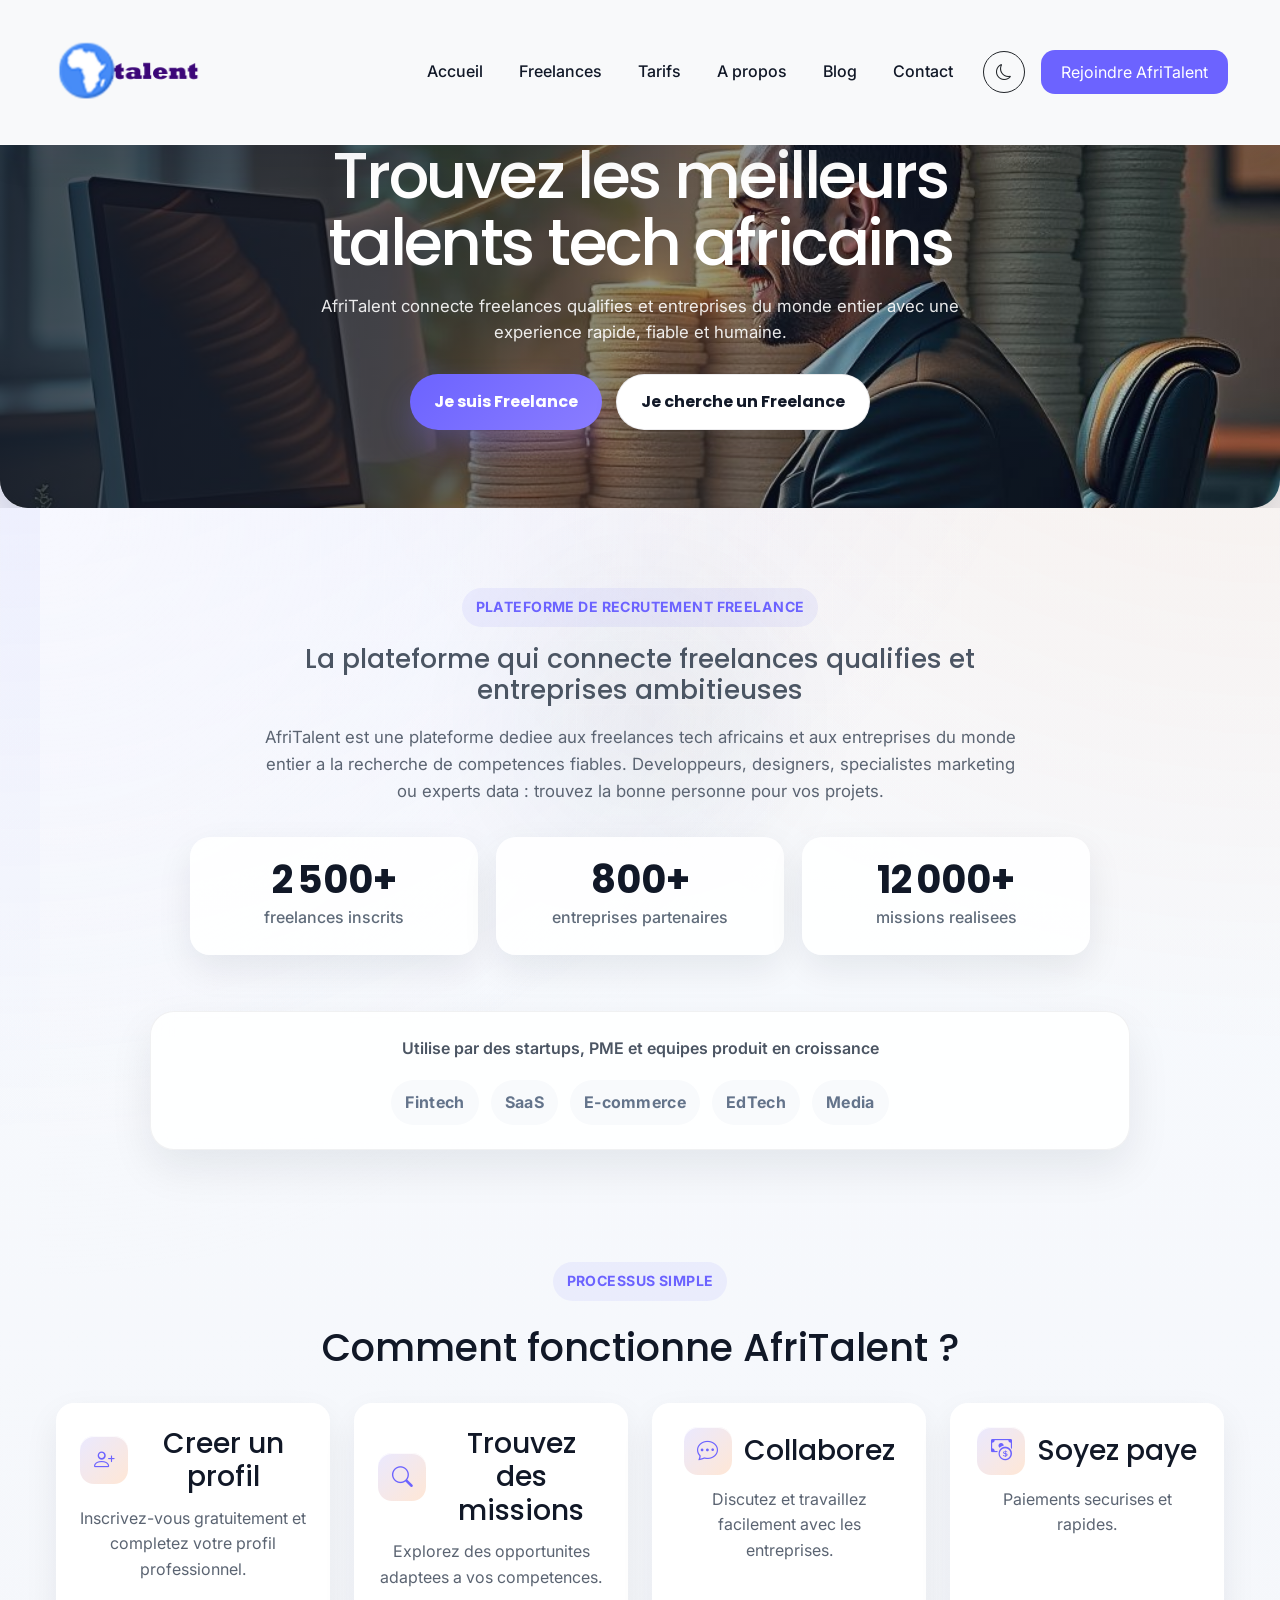
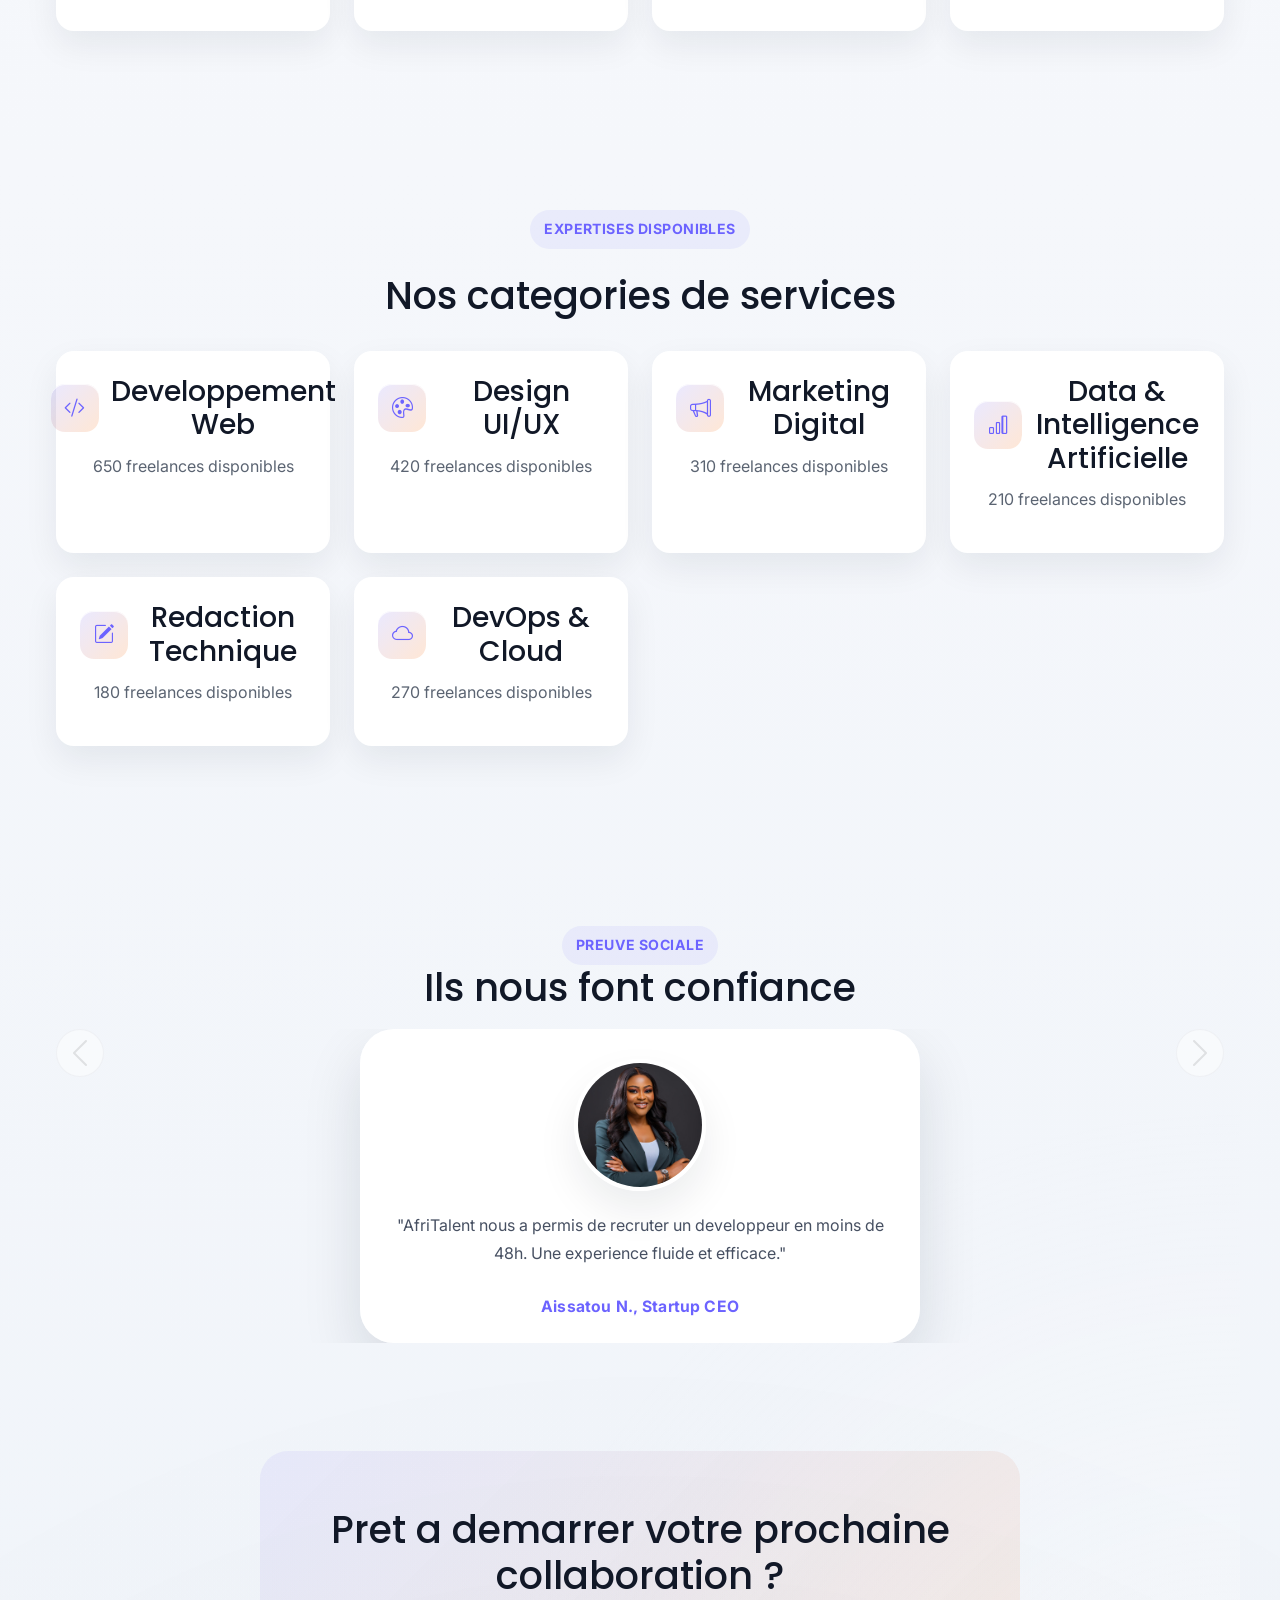
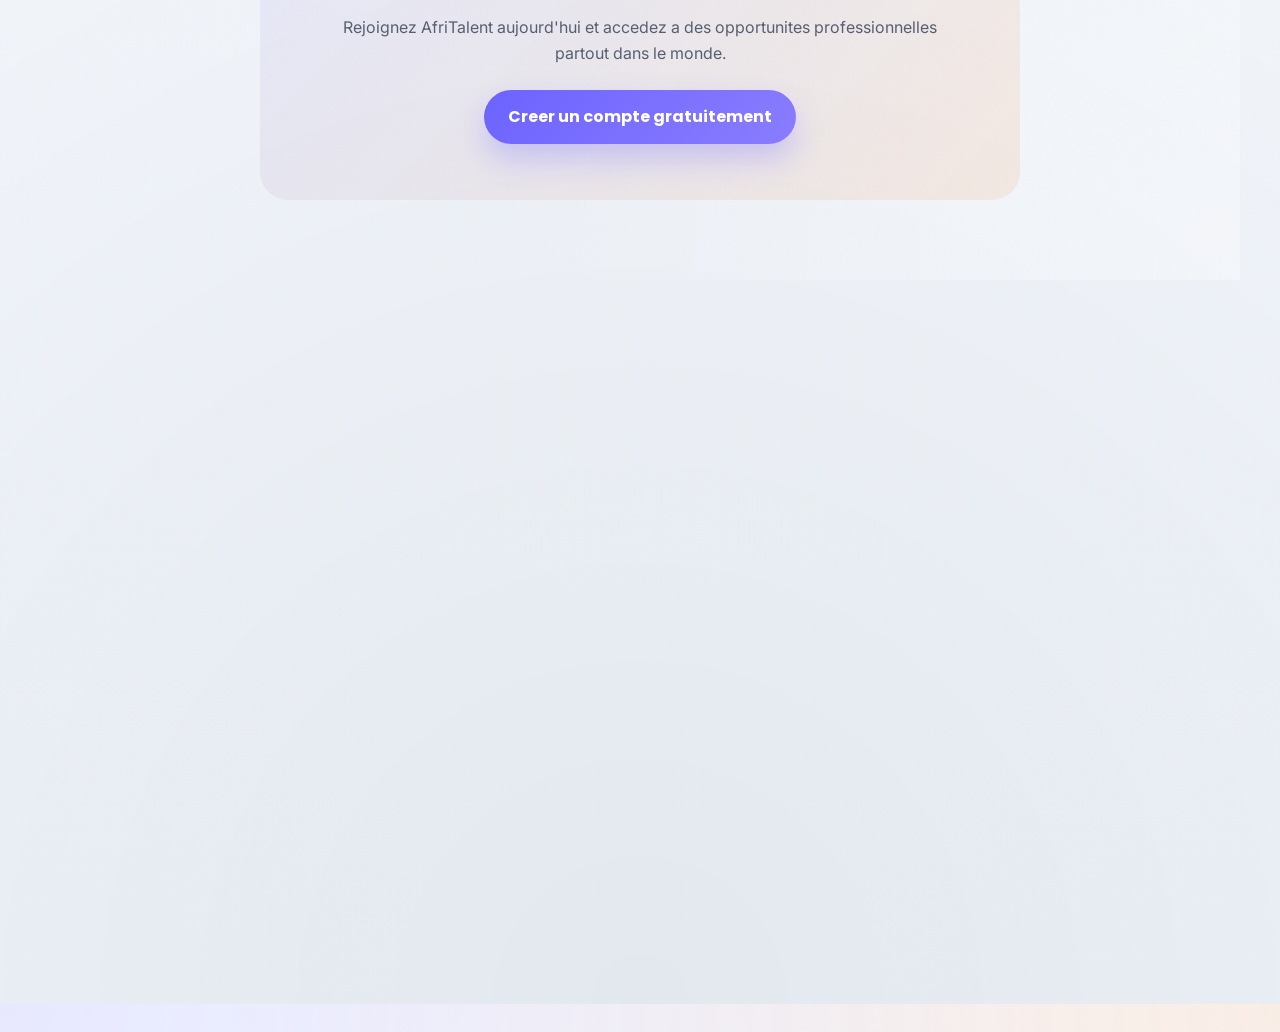
<file: index.html>
<!DOCTYPE html>
<html lang="fr">
<head>
    <!-- Configuration de base du document -->
    <meta charset="UTF-8">
    <meta name="viewport" content="width=device-width, initial-scale=1.0">

    <!-- Feuilles de style externes et personnalisees -->
    <link href="https://cdn.jsdelivr.net/npm/bootstrap@5.0.2/dist/css/bootstrap.min.css" rel="stylesheet" integrity="sha384-EVSTQN3/azprG1Anm3QDgpJLIm9Nao0Yz1ztcQTwFspd3yD65VohhpuuCOmLASjC" crossorigin="anonymous">
    <link href="https://cdn.jsdelivr.net/npm/bootstrap-icons@1.11.3/font/bootstrap-icons.css" rel="stylesheet">
    <link rel="stylesheet" href="css/style.css">

    <title>Accueil - AfriTalent</title>
</head>
<body>
 <!-- En-tete principal avec navigation et hero visuel -->
 <header class="entete-hero">
  <nav class="navbar navbar-expand-lg navbar-light bg-body-tertiary">
    <div class="container">
      <!-- Logo cliquable qui redirige vers la page d'accueil -->
      <a class="navbar-brand" href="index.html">
        <img src="images/logoafritalent2.png" alt="Logo AfriTalent" width="150">
      </a>

      <!-- Bouton menu visible surtout sur mobile -->
      <button class="navbar-toggler" type="button" data-bs-toggle="collapse" data-bs-target="#navbarNav" aria-label="Ouvrir le menu de navigation">
        <span class="navbar-toggler-icon"></span>
      </button>

      <!-- Menu principal du site -->
      <div class="collapse navbar-collapse" id="navbarNav">
        <ul class="navbar-nav ms-auto">
          <li class="nav-item"><a class="nav-link" href="index.html">Accueil</a></li>
          <li class="nav-item"><a class="nav-link" href="freelances.html">Freelances</a></li>
          <li class="nav-item"><a class="nav-link" href="tarifs.html">Tarifs</a></li>
          <li class="nav-item"><a class="nav-link" href="about.html">A propos</a></li>
          <li class="nav-item"><a class="nav-link" href="blog.html">Blog</a></li>
          <li class="nav-item"><a class="nav-link" href="contact.html">Contact</a></li>
        </ul>
   <div class="d-flex align-items-center gap-3 ms-lg-3 mt-3 mt-lg-0">
      <!-- Bouton Dark Mode -->
      <button id="themeToggle" class="btn btn-outline-dark theme-toggle" type="button" aria-label="Activer le mode sombre" title="Mode sombre">
        <i class="bi bi-moon"></i>
      </button>
      <!-- CTA -->
      <a href="#" class="btn btn-primary btn-cta">
        Rejoindre AfriTalent
      </a>
  </div>

      </div>
    </div>
  </nav>

  <!-- Hero d'accueil avec image de fond, texte de presentation et appels a l'action -->
  <div class="media-hero">
    <img src="images/header.jpg" alt="Header Image" class="image-hero img-fluid w-100">
    <div class="superposition-hero">
      <div class="contenu-hero-superpose">
        <h1>Trouvez les meilleurs talents tech africains</h1>
        <p>
          AfriTalent connecte freelances qualifies et entreprises du monde entier
          avec une experience rapide, fiable et humaine.
        </p>

        <!-- Boutons principaux du hero -->
        <div class="actions-hero">
          <button class="bouton-hero bouton-hero-primaire" type="button">Je suis Freelance</button>
          <button class="bouton-hero bouton-hero-secondaire" type="button">Je cherche un Freelance</button>
        </div>
      </div>
    </div>
  </div>
</header>

<main class="container">
  <!-- Section d'introduction a la plateforme -->
  <section class="section-hero">
    <div class="etiquette-section">Plateforme de recrutement freelance</div>
    <h2>La plateforme qui connecte freelances qualifies et entreprises ambitieuses</h2>

    <p>
      AfriTalent est une plateforme dediee aux freelances tech africains et aux entreprises
      du monde entier a la recherche de competences fiables. Developpeurs, designers,
      specialistes marketing ou experts data : trouvez la bonne personne pour vos projets.
    </p>

    <!-- Chiffres cles mis en avant -->
    <div class="statistiques-hero">
      <article class="carte-stat">
        <strong>2 500+</strong>
        <span>freelances inscrits</span>
      </article>
      <article class="carte-stat">
        <strong>800+</strong>
        <span>entreprises partenaires</span>
      </article>
      <article class="carte-stat">
        <strong>12 000+</strong>
        <span>missions realisees</span>
      </article>
    </div>
  </section>

  <!-- Bandeau de confiance avec secteurs ou partenaires types -->
  <section class="bandeau-confiance">
    <span>Utilise par des startups, PME et equipes produit en croissance</span>
    <div class="logos-confiance">
      <span>Fintech</span>
      <span>SaaS</span>
      <span>E-commerce</span>
      <span>EdTech</span>
      <span>Media</span>
    </div>
  </section>

  <!-- Presentation du fonctionnement de la plateforme -->
  <section class="how-it-works">
    <div class="etiquette-section">Processus simple</div>
    <h2>Comment fonctionne AfriTalent ?</h2>
    <article>
      <h3><i class="bi bi-person-plus"></i>Creer un profil</h3>
      <p>Inscrivez-vous gratuitement et completez votre profil professionnel.</p>
    </article>

    <article>
      <h3><i class="bi bi-search"></i>Trouvez des missions</h3>
      <p>Explorez des opportunites adaptees a vos competences.</p>
    </article>

    <article>
      <h3><i class="bi bi-chat-dots"></i>Collaborez</h3>
      <p>Discutez et travaillez facilement avec les entreprises.</p>
    </article>

    <article>
      <h3><i class="bi bi-cash-coin"></i>Soyez paye</h3>
      <p>Paiements securises et rapides.</p>
    </article>
  </section>

  <!-- Liste des categories de services disponibles -->
  <section class="categories">
    <div class="etiquette-section">Expertises disponibles</div>
    <h2>Nos categories de services</h2>

    <article>
      <h3><i class="bi bi-code-slash"></i>Developpement Web</h3>
      <p>650 freelances disponibles</p>
    </article>

    <article>
      <h3><i class="bi bi-palette"></i>Design UI/UX</h3>
      <p>420 freelances disponibles</p>
    </article>

    <article>
      <h3><i class="bi bi-megaphone"></i>Marketing Digital</h3>
      <p>310 freelances disponibles</p>
    </article>

    <article>
      <h3><i class="bi bi-bar-chart"></i>Data &amp; Intelligence Artificielle</h3>
      <p>210 freelances disponibles</p>
    </article>

    <article>
      <h3><i class="bi bi-pencil-square"></i>Redaction Technique</h3>
      <p>180 freelances disponibles</p>
    </article>

    <article>
      <h3><i class="bi bi-cloud"></i>DevOps &amp; Cloud</h3>
      <p>270 freelances disponibles</p>
    </article>
  </section>

  <!-- Temoignages pour rassurer les visiteurs -->
  <section class="section-temoignages">
    <div class="etiquette-section">Preuve sociale</div>
    <h2>Ils nous font confiance</h2>

    <div id="temoignagesCarousel" class="carousel slide" data-bs-ride="carousel">
      <div class="carousel-indicators">
        <button type="button" data-bs-target="#temoignagesCarousel" data-bs-slide-to="0" class="active" aria-current="true" aria-label="Témoignage 1"></button>
        <button type="button" data-bs-target="#temoignagesCarousel" data-bs-slide-to="1" aria-label="Témoignage 2"></button>
        <button type="button" data-bs-target="#temoignagesCarousel" data-bs-slide-to="2" aria-label="Témoignage 3"></button>
      </div>

      <div class="carousel-inner">
        <div class="carousel-item active">
          <blockquote class="carte-temoignage mx-auto">
            <img src="images/temoignage1.jpg" alt="Sarah M">
            <div class="corps-carte">
              <p>
                "AfriTalent nous a permis de recruter un developpeur en moins de 48h.
                Une experience fluide et efficace."
              </p>
              <footer>Aissatou N., Startup CEO</footer>
            </div>
          </blockquote>
        </div>

        <div class="carousel-item">
          <blockquote class="carte-temoignage mx-auto">
            <img src="images/temoignage2.jpg" alt="Fatou D">
            <div class="corps-carte">
              <p>
                "Grace a la plateforme, j'ai trouve des clients internationaux
                et double mes revenus en 6 mois."
              </p>
              <footer>Fatou G., Developpeur Full-Stack</footer>
            </div>
          </blockquote>
        </div>

        <div class="carousel-item">
          <blockquote class="carte-temoignage mx-auto">
            <img src="images/temoignage3.jpg" alt="David L">
            <div class="corps-carte">
              <p>
                "Un excellent vivier de talents qualifies. Nous collaborons desormais
                regulierement avec plusieurs freelances."
              </p>
              <footer>Mouhamed L., Responsable RH</footer>
            </div>
          </blockquote>
        </div>
      </div>

      <button class="carousel-control-prev" type="button" data-bs-target="#temoignagesCarousel" data-bs-slide="prev">
        <span class="carousel-control-prev-icon" aria-hidden="true"></span>
        <span class="visually-hidden">Précédent</span>
      </button>
      <button class="carousel-control-next" type="button" data-bs-target="#temoignagesCarousel" data-bs-slide="next">
        <span class="carousel-control-next-icon" aria-hidden="true"></span>
        <span class="visually-hidden">Suivant</span>
      </button>
    </div>
  </section>

  <!-- Appel a l'action final avant le footer -->
  <section class="section-cta">
    <h2>Pret a demarrer votre prochaine collaboration ?</h2>
    <p>
      Rejoignez AfriTalent aujourd'hui et accedez a des opportunites professionnelles
      partout dans le monde.
    </p>
    <button class="bouton-hero bouton-hero-primaire" type="button">Creer un compte gratuitement</button>
  </section>
</main>

<!-- Pied de page global du site -->
<footer class="pied-site">
  <div class="container">
    <div class="haut-pied">
      <div class="marque-pied">
        <img src="images/logoafritalent2.png" alt="Logo AfriTalent" width="150">
        <p>Des talents verifies, des collaborations fluides et des missions qui avancent vite.</p>
      </div>
      <div class="reseaux-pied">
        <a href="#" aria-label="LinkedIn"><i class="bi bi-linkedin"></i></a>
        <a href="#" aria-label="Twitter"><i class="bi bi-twitter-x"></i></a>
        <a href="#" aria-label="Instagram"><i class="bi bi-instagram"></i></a>
      </div>
    </div>

    <!-- Colonnes d'informations du footer -->
    <div class="row">
      <div class="col-12 col-md-6 col-lg-3">
        <h4>AfriTalent</h4>
        <p>
          Plateforme de mise en relation entre freelances tech africains
          et entreprises du monde entier.
        </p>
      </div>

      <div class="col-12 col-md-6 col-lg-3">
        <h4>Liens utiles</h4>
        <ul>
          <li><a href="index.html">Accueil</a></li>
          <li><a href="freelances.html">Freelances</a></li>
          <li><a href="tarifs.html">Tarifs</a></li>
          <li><a href="about.html">A propos</a></li>
        </ul>
      </div>

      <div class="col-12 col-md-6 col-lg-3">
        <h4>Ressources</h4>
        <ul>
          <li><a href="blog.html">Blog</a></li>
          <li><a href="#">Guide freelance</a></li>
          <li><a href="#">Centre d'aide</a></li>
        </ul>
      </div>

      <div class="col-12 col-md-6 col-lg-3">
        <h4>Contact</h4>
        <p>Email : contact@afritalent.com</p>
        <p>Telephone : +221 78 422 50 86</p>
        <p>Dakar, Senegal</p>
      </div>
    </div>

    <hr>
    <div class="bas-pied">
      <p>2026 AfriTalent - Tous droits reserves</p>
      <div class="liens-bas-pied">
        <a href="#">Confidentialite</a>
        <a href="#">Conditions</a>
        <a href="#">Support</a>
      </div>
    </div>
  </div>
</footer>
<!-- Scripts JavaScript necessaires au site -->
<button id="backToTop" class="back-to-top" type="button" aria-label="Retour en haut" title="Retour en haut">
  <i class="bi bi-arrow-up"></i>
</button>

<script src="js/main.js"></script>
<script src="https://cdn.jsdelivr.net/npm/bootstrap@5.0.2/dist/js/bootstrap.bundle.min.js" integrity="sha384-MrcW6ZMFYlzcLA8Nl+NtUVF0sA7MsXsP1UyJoMp4YLEuNSfAP+JcXn/tWtIaxVXM" crossorigin="anonymous"></script>
</body>
</html>
</file>
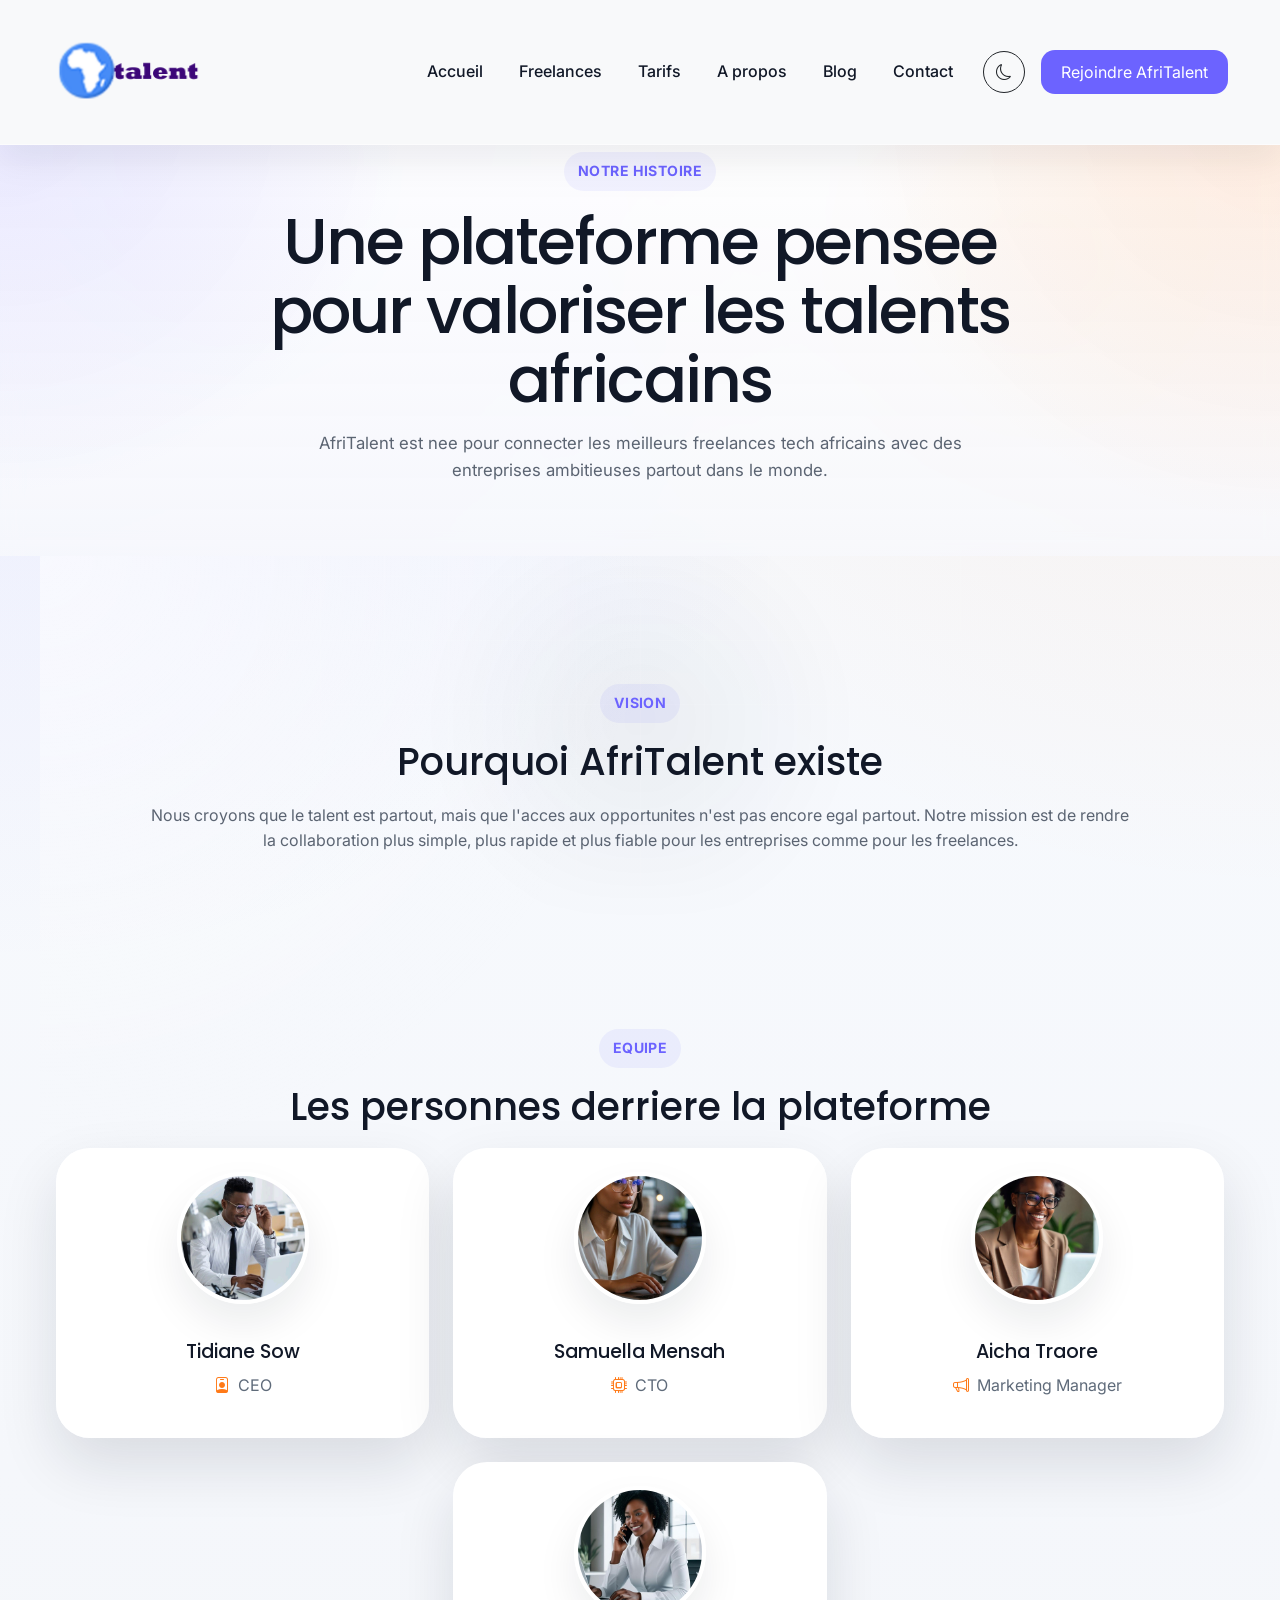
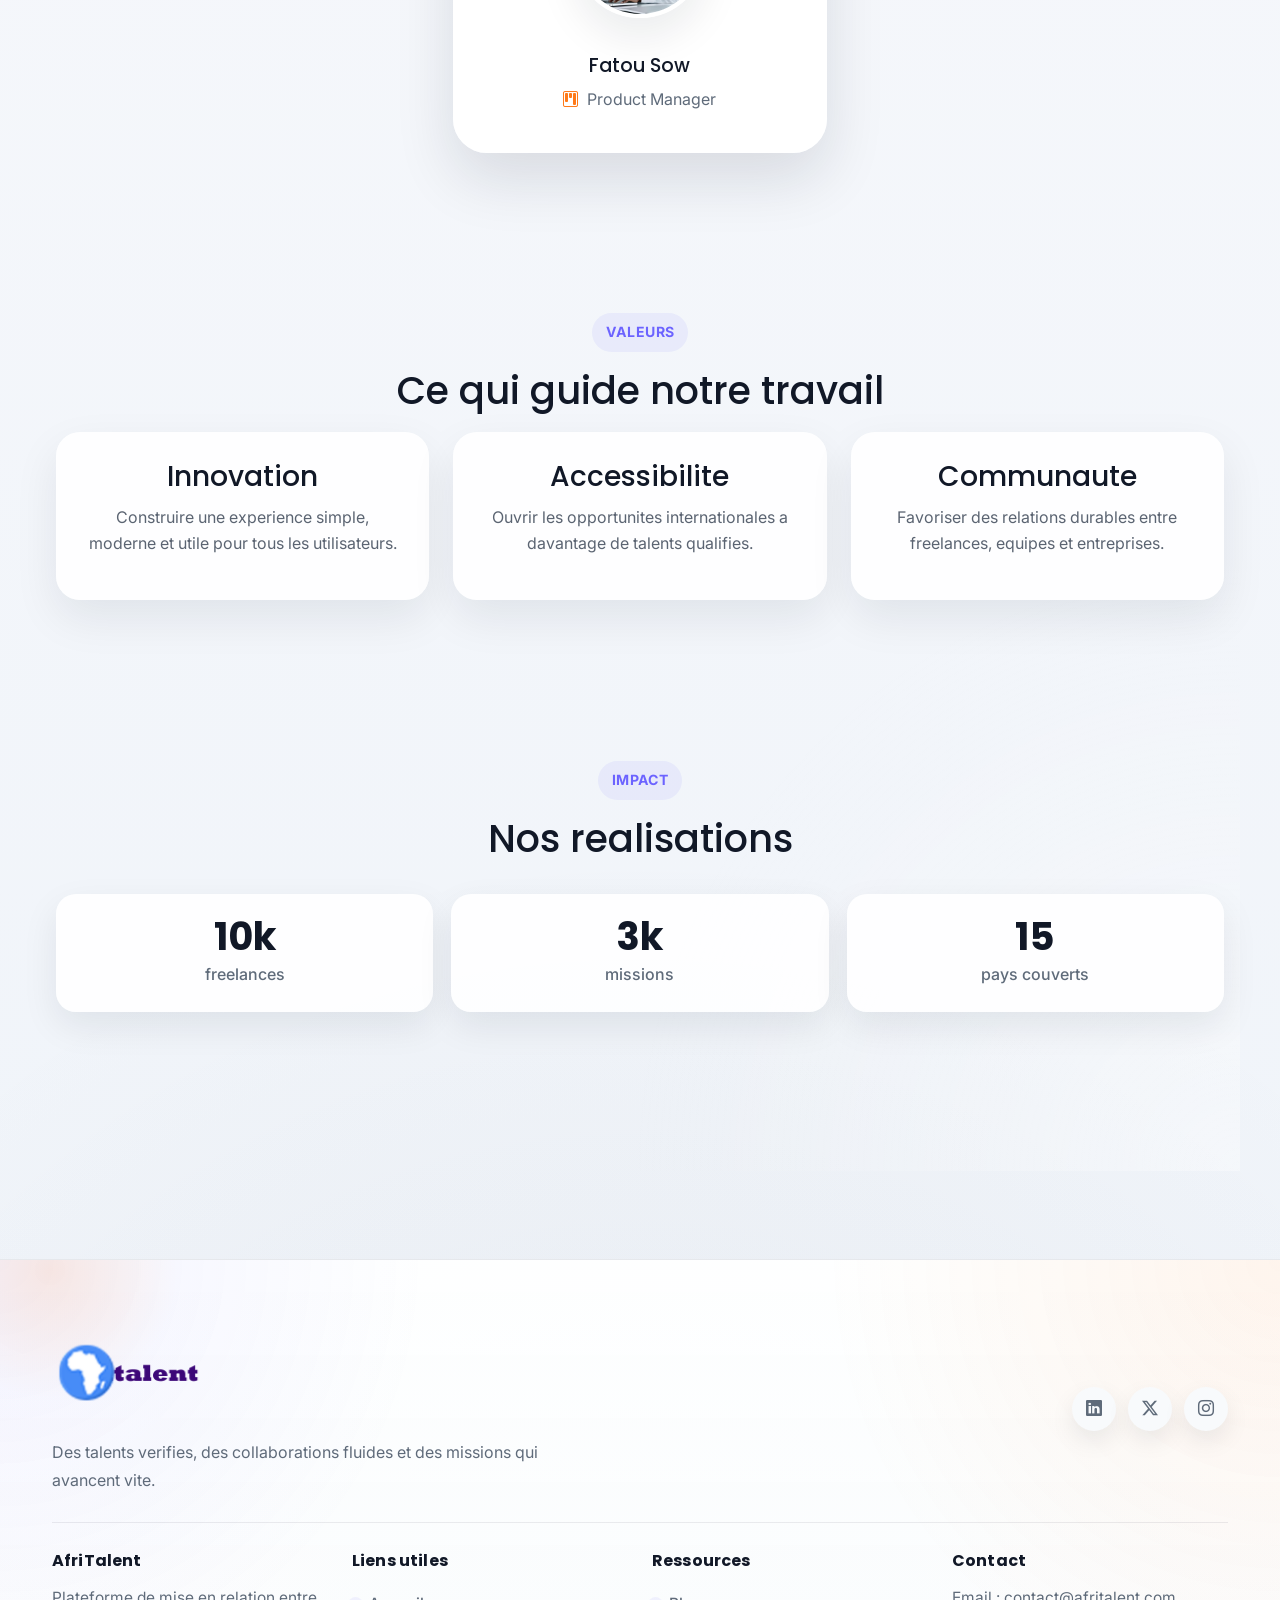
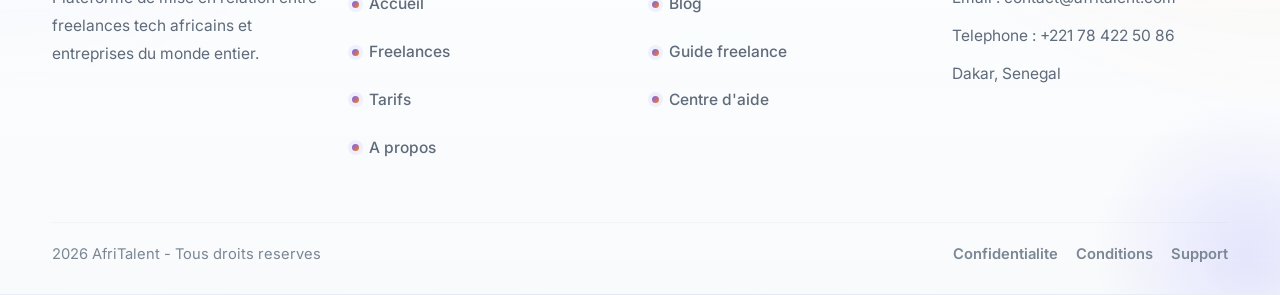
<file: about.html>
<!DOCTYPE html>
<html lang="fr">
<head>
    <!-- Informations de base et styles de la page -->
    <meta charset="UTF-8">
    <meta name="viewport" content="width=device-width, initial-scale=1.0">
    <link href="https://cdn.jsdelivr.net/npm/bootstrap@5.0.2/dist/css/bootstrap.min.css" rel="stylesheet" integrity="sha384-EVSTQN3/azprG1Anm3QDgpJLIm9Nao0Yz1ztcQTwFspd3yD65VohhpuuCOmLASjC" crossorigin="anonymous">
    <link href="https://cdn.jsdelivr.net/npm/bootstrap-icons@1.11.3/font/bootstrap-icons.css" rel="stylesheet">
    <link rel="stylesheet" href="css/style.css">
    <title>A propos - AfriTalent</title>
</head>
<body>
  <!-- En-tete de la page a propos -->
  <header class="entete-hero">
    <nav class="navbar navbar-expand-lg navbar-light bg-body-tertiary">
      <div class="container">
        <!-- Logo de la marque -->
        <a class="navbar-brand" href="index.html">
          <img src="images/logoafritalent2.png" alt="Logo AfriTalent" width="150">
        </a>

        <!-- Bouton menu pour les petits ecrans -->
        <button class="navbar-toggler" type="button" data-bs-toggle="collapse" data-bs-target="#navbarNav" aria-label="Ouvrir le menu de navigation">
          <span class="navbar-toggler-icon"></span>
        </button>

        <!-- Navigation principale du site -->
        <div class="collapse navbar-collapse" id="navbarNav">
          <ul class="navbar-nav ms-auto">
            <li class="nav-item"><a class="nav-link" href="index.html">Accueil</a></li>
            <li class="nav-item"><a class="nav-link" href="freelances.html">Freelances</a></li>
            <li class="nav-item"><a class="nav-link" href="tarifs.html">Tarifs</a></li>
            <li class="nav-item"><a class="nav-link" href="about.html">A propos</a></li>
            <li class="nav-item"><a class="nav-link" href="blog.html">Blog</a></li>
            <li class="nav-item"><a class="nav-link" href="contact.html">Contact</a></li>
          </ul>
          <div class="d-flex align-items-center gap-3 ms-lg-3 mt-3 mt-lg-0">
            <!-- Bouton Dark Mode -->
            <button id="themeToggle" class="btn btn-outline-dark theme-toggle" type="button" aria-label="Activer le mode sombre" title="Mode sombre">
              <i class="bi bi-moon"></i>
            </button>
            <!-- CTA -->
            <a href="#" class="btn btn-primary btn-cta">
              Rejoindre AfriTalent
            </a>
          </div>
        </div>

      </div>
    </nav>

    <!-- Hero expliquant la mission d'AfriTalent -->
    <div class="hero-interne">
      <div class="container">
        <div class="contenu-hero-interne">
          <span class="etiquette-section">Notre histoire</span>
          <h1>Une plateforme pensee pour valoriser les talents africains</h1>
          <p>
            AfriTalent est nee pour connecter les meilleurs freelances tech africains
            avec des entreprises ambitieuses partout dans le monde.
          </p>
        </div>
      </div>
    </div>
  </header>

  <main class="container">
    <!-- Bloc qui presente la raison d'etre de la plateforme -->
    <section class="about-story">
      <div class="etiquette-section">Vision</div>
      <h2>Pourquoi AfriTalent existe</h2>
      <p>
        Nous croyons que le talent est partout, mais que l'acces aux opportunites n'est
        pas encore egal partout. Notre mission est de rendre la collaboration plus simple,
        plus rapide et plus fiable pour les entreprises comme pour les freelances.
      </p>
    </section>

    <!-- Presentation des membres de l'equipe -->
    <section class="about-team">
      <div class="etiquette-section">Equipe</div>
      <h2>Les personnes derriere la plateforme</h2>
      <!-- Grille Bootstrap de l'equipe :
           1 carte sur mobile, 2 sur tablette, puis 3 sur grand ecran. -->
      <div class="row g-4 justify-content-center">
        <div class="col-12 col-md-6 col-lg-4">
          <article class="carte-freelance">
            <img src="images/equipe3.jpg" class="img-fluid" alt="Tidiane Sow">
            <div class="corps-carte">
              <h3>Tidiane Sow</h3>
              <p><i class="bi bi-person-badge"></i>CEO</p>
            </div>
          </article>
        </div>
        <div class="col-12 col-md-6 col-lg-4">
          <article class="carte-freelance">
            <img src="images/equipe2.jpg" class="img-fluid" alt="Samuella Mensah">
            <div class="corps-carte">
              <h3>Samuella Mensah</h3>
              <p><i class="bi bi-cpu"></i>CTO</p>
            </div>
          </article>
        </div>
        <div class="col-12 col-md-6 col-lg-4">
          <article class="carte-freelance">
            <img src="images/equipe1.jpg" class="img-fluid" alt="Aicha Traore">
            <div class="corps-carte">
              <h3>Aicha Traore</h3>
              <p><i class="bi bi-megaphone"></i>Marketing Manager</p>
            </div>
          </article>
        </div>
        <div class="col-12 col-md-6 col-lg-4">
          <article class="carte-freelance">
            <img src="images/equipe4.jpg" class="img-fluid" alt="Fatou Sow">
            <div class="corps-carte">
              <h3>Fatou Sow</h3>
              <p><i class="bi bi-kanban"></i>Product Manager</p>
            </div>
          </article>
        </div>
      </div>
    </section>

    <!-- Valeurs portees par l'entreprise -->
    <section class="values-section">
      <div class="etiquette-section">Valeurs</div>
      <h2>Ce qui guide notre travail</h2>
      <div class="grille-cartes values-grid">
        <article class="info-card">
          <h3>Innovation</h3>
          <p>Construire une experience simple, moderne et utile pour tous les utilisateurs.</p>
        </article>
        <article class="info-card">
          <h3>Accessibilite</h3>
          <p>Ouvrir les opportunites internationales a davantage de talents qualifies.</p>
        </article>
        <article class="info-card">
          <h3>Communaute</h3>
          <p>Favoriser des relations durables entre freelances, equipes et entreprises.</p>
        </article>
      </div>
    </section>

    <!-- Chiffres d'impact de la plateforme -->
    <section class="about-stats">
      <div class="etiquette-section">Impact</div>
      <h2>Nos realisations</h2>
      <div class="statistiques-hero">
        <article class="carte-stat">
          <strong>10k</strong>
          <span>freelances</span>
        </article>
        <article class="carte-stat">
          <strong>3k</strong>
          <span>missions</span>
        </article>
        <article class="carte-stat">
          <strong>15</strong>
          <span>pays couverts</span>
        </article>
      </div>
    </section>
  </main>

  <!-- Pied de page du site -->
  <footer class="pied-site">
    <div class="container">
      <div class="haut-pied">
        <div class="marque-pied">
          <img src="images/logoafritalent2.png" alt="Logo AfriTalent" width="150">
          <p>Des talents verifies, des collaborations fluides et des missions qui avancent vite.</p>
        </div>
        <div class="reseaux-pied">
          <a href="#" aria-label="LinkedIn"><i class="bi bi-linkedin"></i></a>
          <a href="#" aria-label="Twitter"><i class="bi bi-twitter-x"></i></a>
          <a href="#" aria-label="Instagram"><i class="bi bi-instagram"></i></a>
        </div>
      </div>

      <!-- Liens et informations de contact -->
      <div class="row">
        <div class="col-12 col-md-6 col-lg-3">
          <h4>AfriTalent</h4>
          <p>Plateforme de mise en relation entre freelances tech africains et entreprises du monde entier.</p>
        </div>
        <div class="col-12 col-md-6 col-lg-3">
          <h4>Liens utiles</h4>
          <ul>
            <li><a href="index.html">Accueil</a></li>
            <li><a href="freelances.html">Freelances</a></li>
            <li><a href="tarifs.html">Tarifs</a></li>
            <li><a href="about.html">A propos</a></li>
          </ul>
        </div>
        <div class="col-12 col-md-6 col-lg-3">
          <h4>Ressources</h4>
          <ul>
            <li><a href="blog.html">Blog</a></li>
            <li><a href="#">Guide freelance</a></li>
            <li><a href="#">Centre d'aide</a></li>
          </ul>
        </div>
        <div class="col-12 col-md-6 col-lg-3">
          <h4>Contact</h4>
          <p>Email : contact@afritalent.com</p>
          <p>Telephone : +221 78 422 50 86</p>
          <p>Dakar, Senegal</p>
        </div>
      </div>
      <hr>
      <div class="bas-pied">
        <p>2026 AfriTalent - Tous droits reserves</p>
        <div class="liens-bas-pied">
          <a href="#">Confidentialite</a>
          <a href="#">Conditions</a>
          <a href="#">Support</a>
        </div>
      </div>
    </div>
  </footer>

  <!-- Scripts JavaScript de la page -->
  <button id="backToTop" class="back-to-top" type="button" aria-label="Retour en haut" title="Retour en haut">
    <i class="bi bi-arrow-up"></i>
  </button>

  <script src="js/main.js"></script>
  <script src="https://cdn.jsdelivr.net/npm/bootstrap@5.0.2/dist/js/bootstrap.bundle.min.js" integrity="sha384-MrcW6ZMFYlzcLA8Nl+NtUVF0sA7MsXsP1UyJoMp4YLEuNSfAP+JcXn/tWtIaxVXM" crossorigin="anonymous"></script>
</body>
</html>
</file>
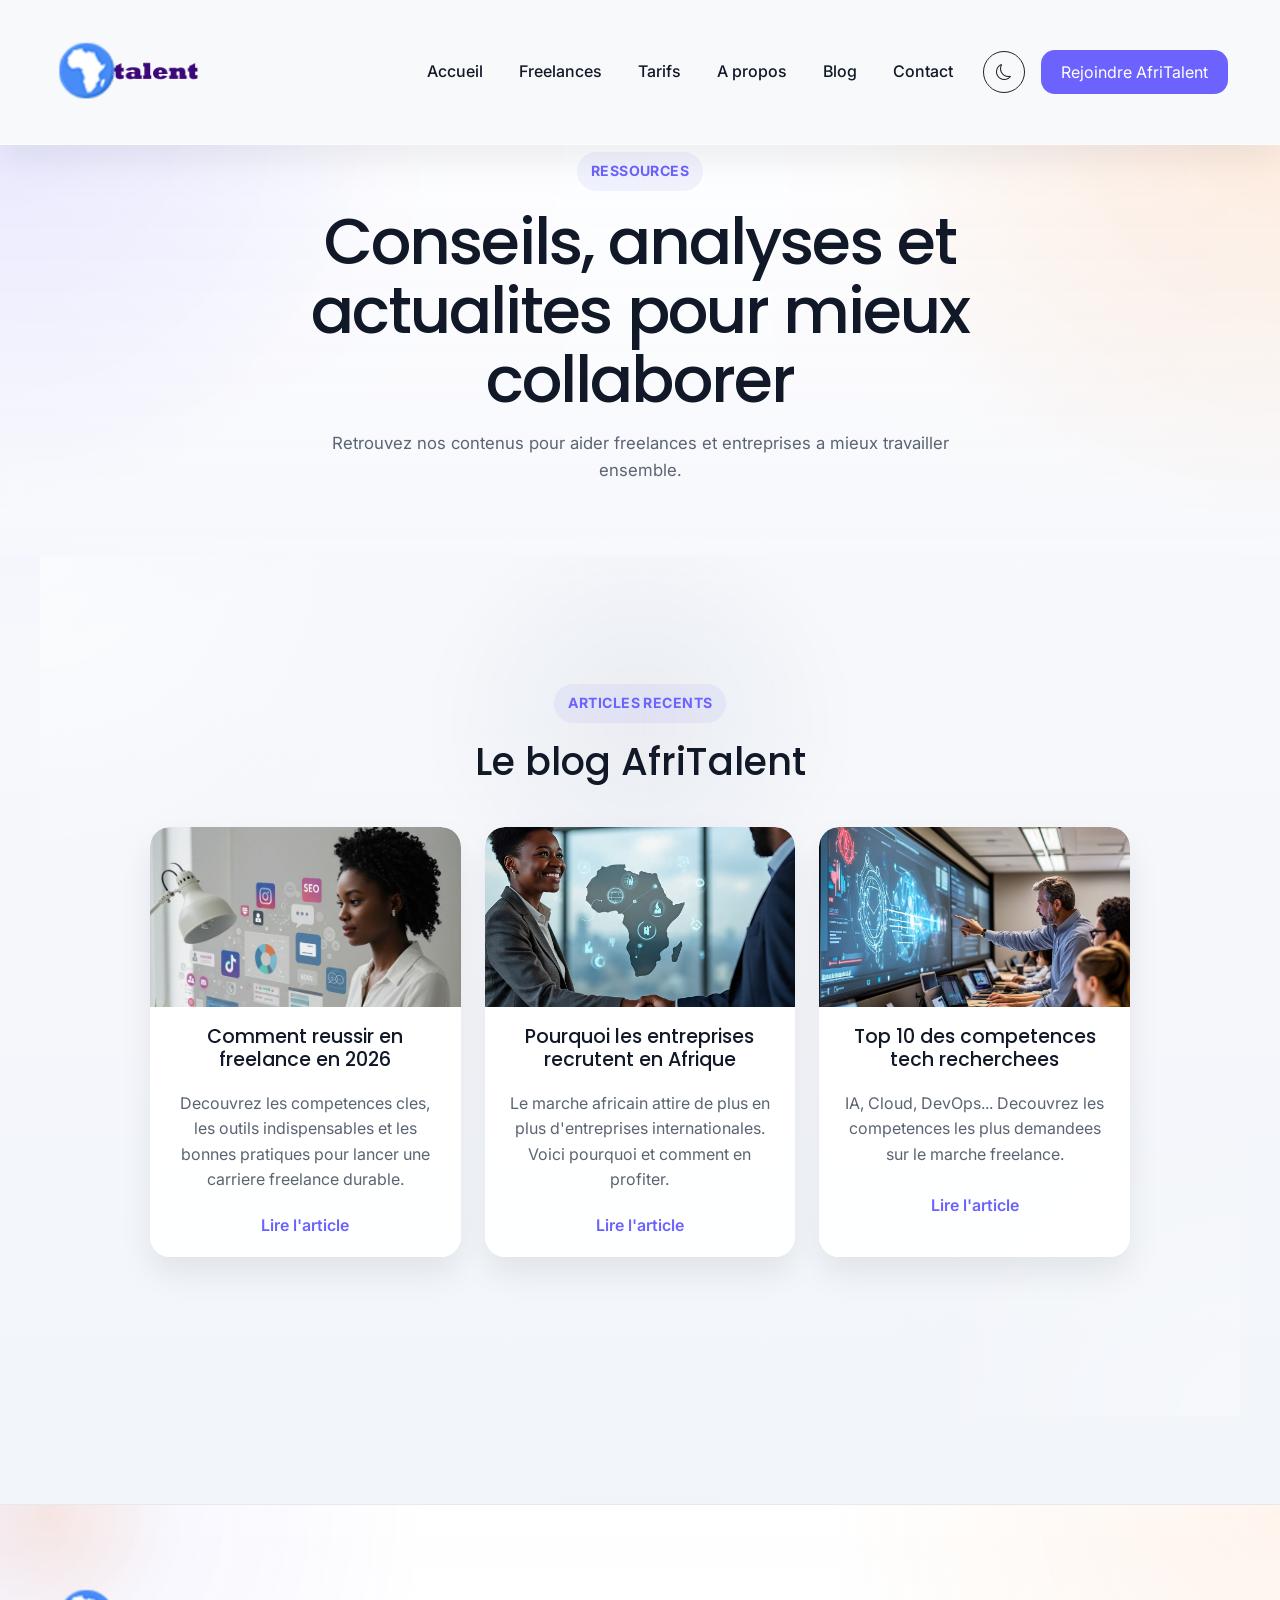
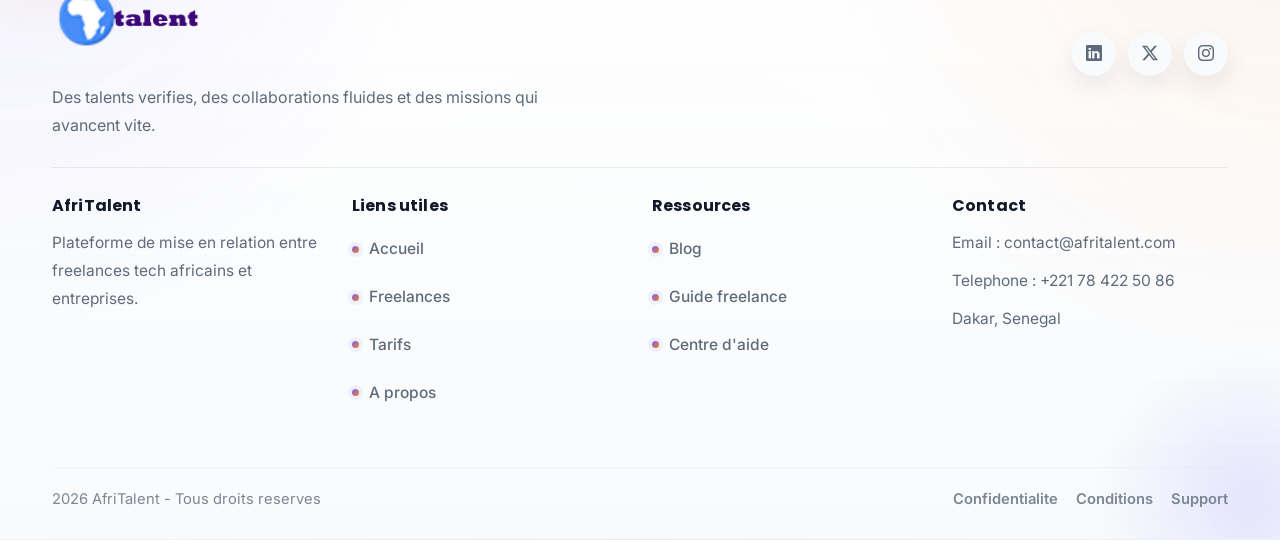
<file: blog.html>
<!DOCTYPE html>
<html lang="fr">
<head>
  <!-- Parametres essentiels et feuilles de style -->
  <meta charset="UTF-8">
  <title>Blog - AfriTalent</title>
  <meta name="viewport" content="width=device-width, initial-scale=1.0">
  <link href="https://cdn.jsdelivr.net/npm/bootstrap@5.0.2/dist/css/bootstrap.min.css" rel="stylesheet" integrity="sha384-EVSTQN3/azprG1Anm3QDgpJLIm9Nao0Yz1ztcQTwFspd3yD65VohhpuuCOmLASjC" crossorigin="anonymous">
  <link href="https://cdn.jsdelivr.net/npm/bootstrap-icons@1.11.3/font/bootstrap-icons.css" rel="stylesheet">
  <link rel="stylesheet" href="css/style.css">
</head>
<body>
  <!-- En-tete de la page blog avec navigation et titre interne -->
  <header class="entete-hero">
    <nav class="navbar navbar-expand-lg navbar-light bg-body-tertiary">
      <div class="container">
        <!-- Logo principal -->
        <a class="navbar-brand" href="index.html">
          <img src="images/logoafritalent2.png" alt="Logo AfriTalent" width="150">
        </a>

        <!-- Bouton menu responsive -->
        <button class="navbar-toggler" type="button" data-bs-toggle="collapse" data-bs-target="#navbarNav" aria-label="Ouvrir le menu de navigation">
          <span class="navbar-toggler-icon"></span>
        </button>

        <!-- Navigation principale -->
        <div class="collapse navbar-collapse" id="navbarNav">
          <ul class="navbar-nav ms-auto">
            <li class="nav-item"><a class="nav-link" href="index.html">Accueil</a></li>
            <li class="nav-item"><a class="nav-link" href="freelances.html">Freelances</a></li>
            <li class="nav-item"><a class="nav-link" href="tarifs.html">Tarifs</a></li>
            <li class="nav-item"><a class="nav-link" href="about.html">A propos</a></li>
            <li class="nav-item"><a class="nav-link" href="blog.html">Blog</a></li>
            <li class="nav-item"><a class="nav-link" href="contact.html">Contact</a></li>
          </ul>
          <div class="d-flex align-items-center gap-3 ms-lg-3 mt-3 mt-lg-0">
            <!-- Bouton Dark Mode -->
            <button id="themeToggle" class="btn btn-outline-dark theme-toggle" type="button" aria-label="Activer le mode sombre" title="Mode sombre">
              <i class="bi bi-moon"></i>
            </button>
            <!-- CTA -->
            <a href="#" class="btn btn-primary btn-cta">
              Rejoindre AfriTalent
            </a>
          </div>
        </div>
      </div>
    </nav>

    <!-- Bandeau d'introduction du blog -->
    <div class="hero-interne">
      <div class="container">
        <div class="contenu-hero-interne">
          <span class="etiquette-section">Ressources</span>
          <h1>Conseils, analyses et actualites pour mieux collaborer</h1>
          <p>Retrouvez nos contenus pour aider freelances et entreprises a mieux travailler ensemble.</p>
        </div>
      </div>
    </div>
  </header>

  <main class="container">
    <!-- Section listant les articles du blog -->
    <section class="blog-section">
      <div class="etiquette-section">Articles recents</div>
      <h2>Le blog AfriTalent</h2>
      <!-- Grille Bootstrap des articles :
           1 colonne sur mobile, 2 sur tablette, 3 sur desktop. -->
      <div class="row g-4 mt-1">
        <div class="col-12 col-md-6 col-lg-4">
          <article class="carte-blog">
            <img src="images/blog1.jpg" class="img-fluid blog-image-1" alt="Article 1">
            <div class="corps-carte">
              <h3>Comment reussir en freelance en 2026</h3>
              <p>Decouvrez les competences cles, les outils indispensables et les bonnes pratiques pour lancer une carriere freelance durable.</p>
              <a href="#">Lire l'article</a>
            </div>
          </article>
        </div>

        <div class="col-12 col-md-6 col-lg-4">
          <article class="carte-blog">
            <img src="images/blog2.jpg" class="img-fluid blog-image-2" alt="Article 2">
            <div class="corps-carte">
              <h3>Pourquoi les entreprises recrutent en Afrique</h3>
              <p>Le marche africain attire de plus en plus d'entreprises internationales. Voici pourquoi et comment en profiter.</p>
              <a href="#">Lire l'article</a>
            </div>
          </article>
        </div>

        <div class="col-12 col-md-6 col-lg-4">
          <article class="carte-blog">
            <img src="images/blog3.jpg" class="img-fluid blog-image-3" alt="Article 3">
            <div class="corps-carte">
              <h3>Top 10 des competences tech recherchees</h3>
              <p>IA, Cloud, DevOps... Decouvrez les competences les plus demandees sur le marche freelance.</p>
              <a href="#">Lire l'article</a>
            </div>
          </article>
        </div>
      </div>
    </section>
  </main>

  <!-- Footer reutilise sur la page blog -->
  <footer class="pied-site">
    <div class="container">
      <div class="haut-pied">
        <div class="marque-pied">
          <img src="images/logoafritalent2.png" alt="Logo AfriTalent" width="150">
          <p>Des talents verifies, des collaborations fluides et des missions qui avancent vite.</p>
        </div>
        <div class="reseaux-pied">
          <a href="#" aria-label="LinkedIn"><i class="bi bi-linkedin"></i></a>
          <a href="#" aria-label="Twitter"><i class="bi bi-twitter-x"></i></a>
          <a href="#" aria-label="Instagram"><i class="bi bi-instagram"></i></a>
        </div>
      </div>

      <!-- Colonnes d'information du pied de page -->
      <div class="row">
        <div class="col-12 col-md-6 col-lg-3">
          <h4>AfriTalent</h4>
          <p>Plateforme de mise en relation entre freelances tech africains et entreprises.</p>
        </div>
        <div class="col-12 col-md-6 col-lg-3">
          <h4>Liens utiles</h4>
          <ul>
            <li><a href="index.html">Accueil</a></li>
            <li><a href="freelances.html">Freelances</a></li>
            <li><a href="tarifs.html">Tarifs</a></li>
            <li><a href="about.html">A propos</a></li>
          </ul>
        </div>
        <div class="col-12 col-md-6 col-lg-3">
          <h4>Ressources</h4>
          <ul>
            <li><a href="blog.html">Blog</a></li>
            <li><a href="#">Guide freelance</a></li>
            <li><a href="#">Centre d'aide</a></li>
          </ul>
        </div>
        <div class="col-12 col-md-6 col-lg-3">
          <h4>Contact</h4>
          <p>Email : contact@afritalent.com</p>
          <p>Telephone : +221 78 422 50 86</p>
          <p>Dakar, Senegal</p>
        </div>
      </div>
      <hr>
      <div class="bas-pied">
        <p>2026 AfriTalent - Tous droits reserves</p>
        <div class="liens-bas-pied">
          <a href="#">Confidentialite</a>
          <a href="#">Conditions</a>
          <a href="#">Support</a>
        </div>
      </div>
    </div>
  </footer>

  <!-- Scripts utilises par la page -->
  <button id="backToTop" class="back-to-top" type="button" aria-label="Retour en haut" title="Retour en haut">
    <i class="bi bi-arrow-up"></i>
  </button>

  <script src="js/main.js"></script>
  <script src="https://cdn.jsdelivr.net/npm/bootstrap@5.0.2/dist/js/bootstrap.bundle.min.js" integrity="sha384-MrcW6ZMFYlzcLA8Nl+NtUVF0sA7MsXsP1UyJoMp4YLEuNSfAP+JcXn/tWtIaxVXM" crossorigin="anonymous"></script>
</body>
</html>
</file>
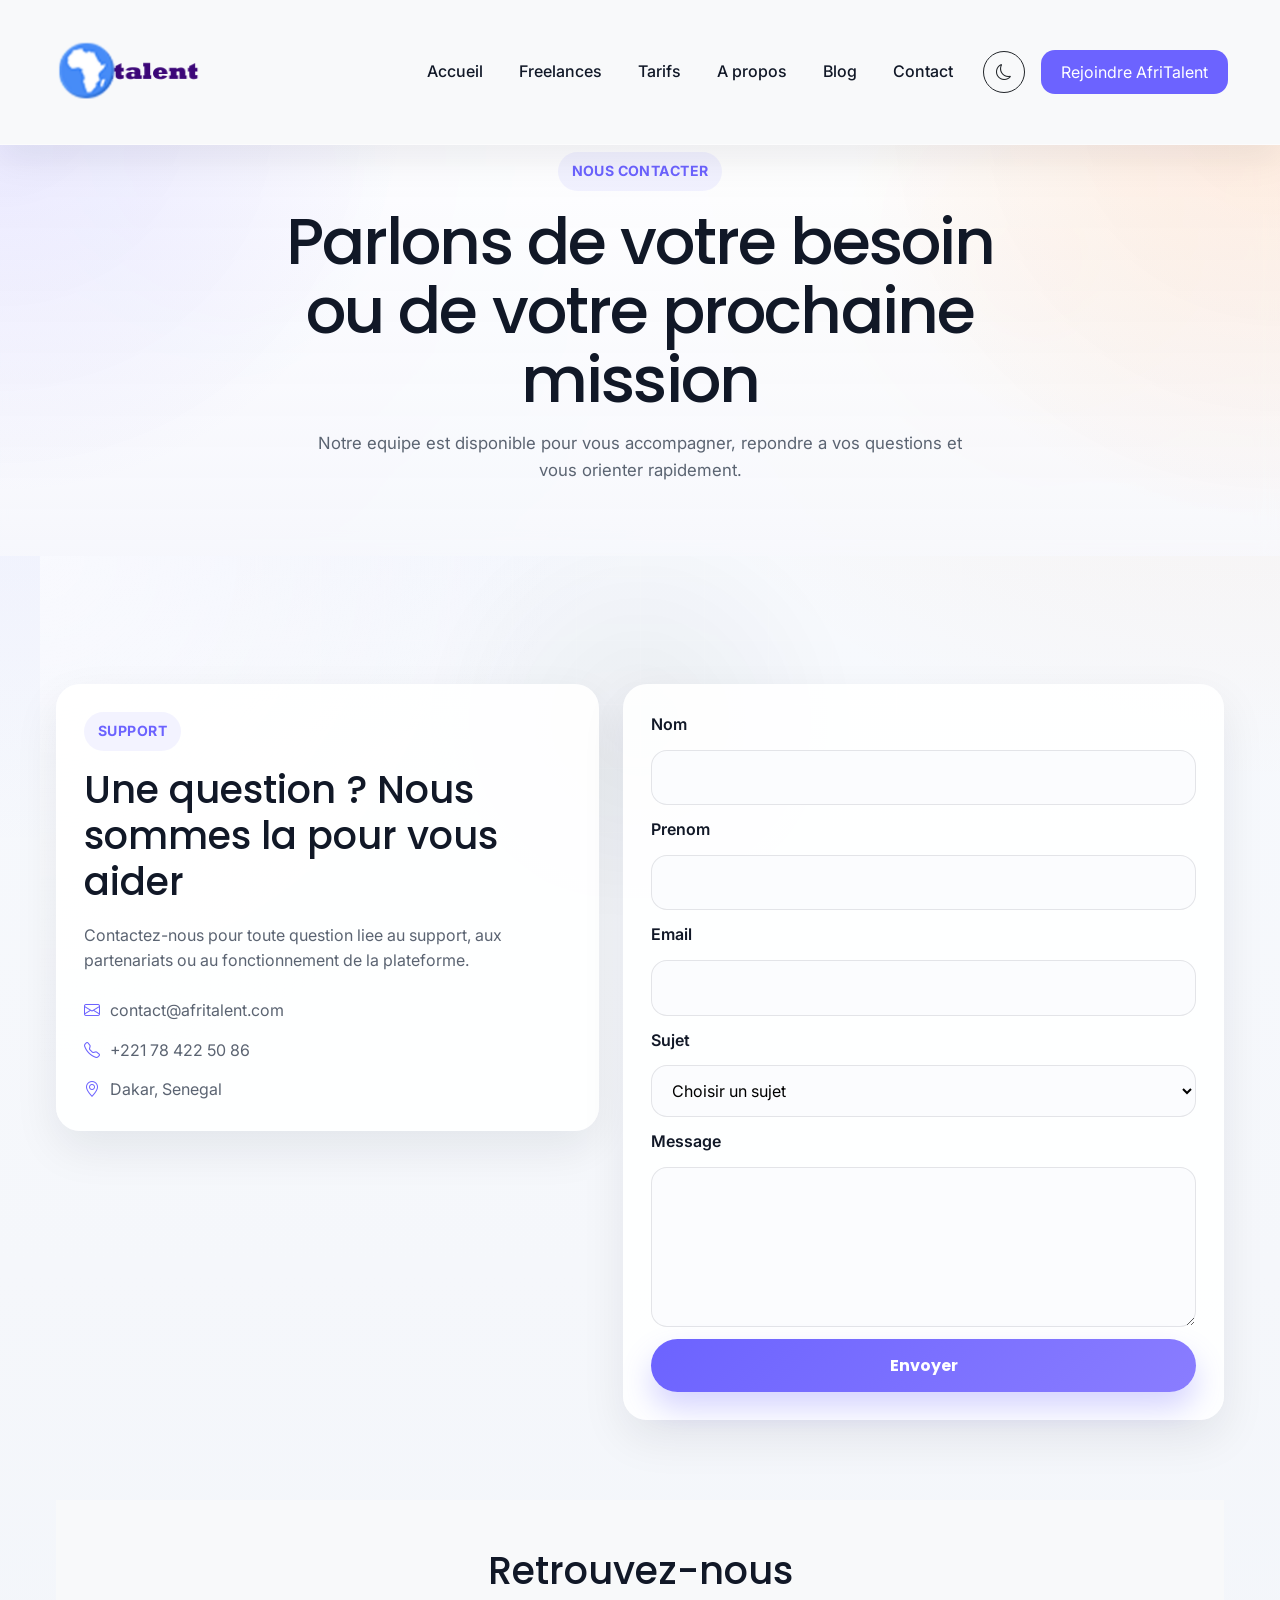
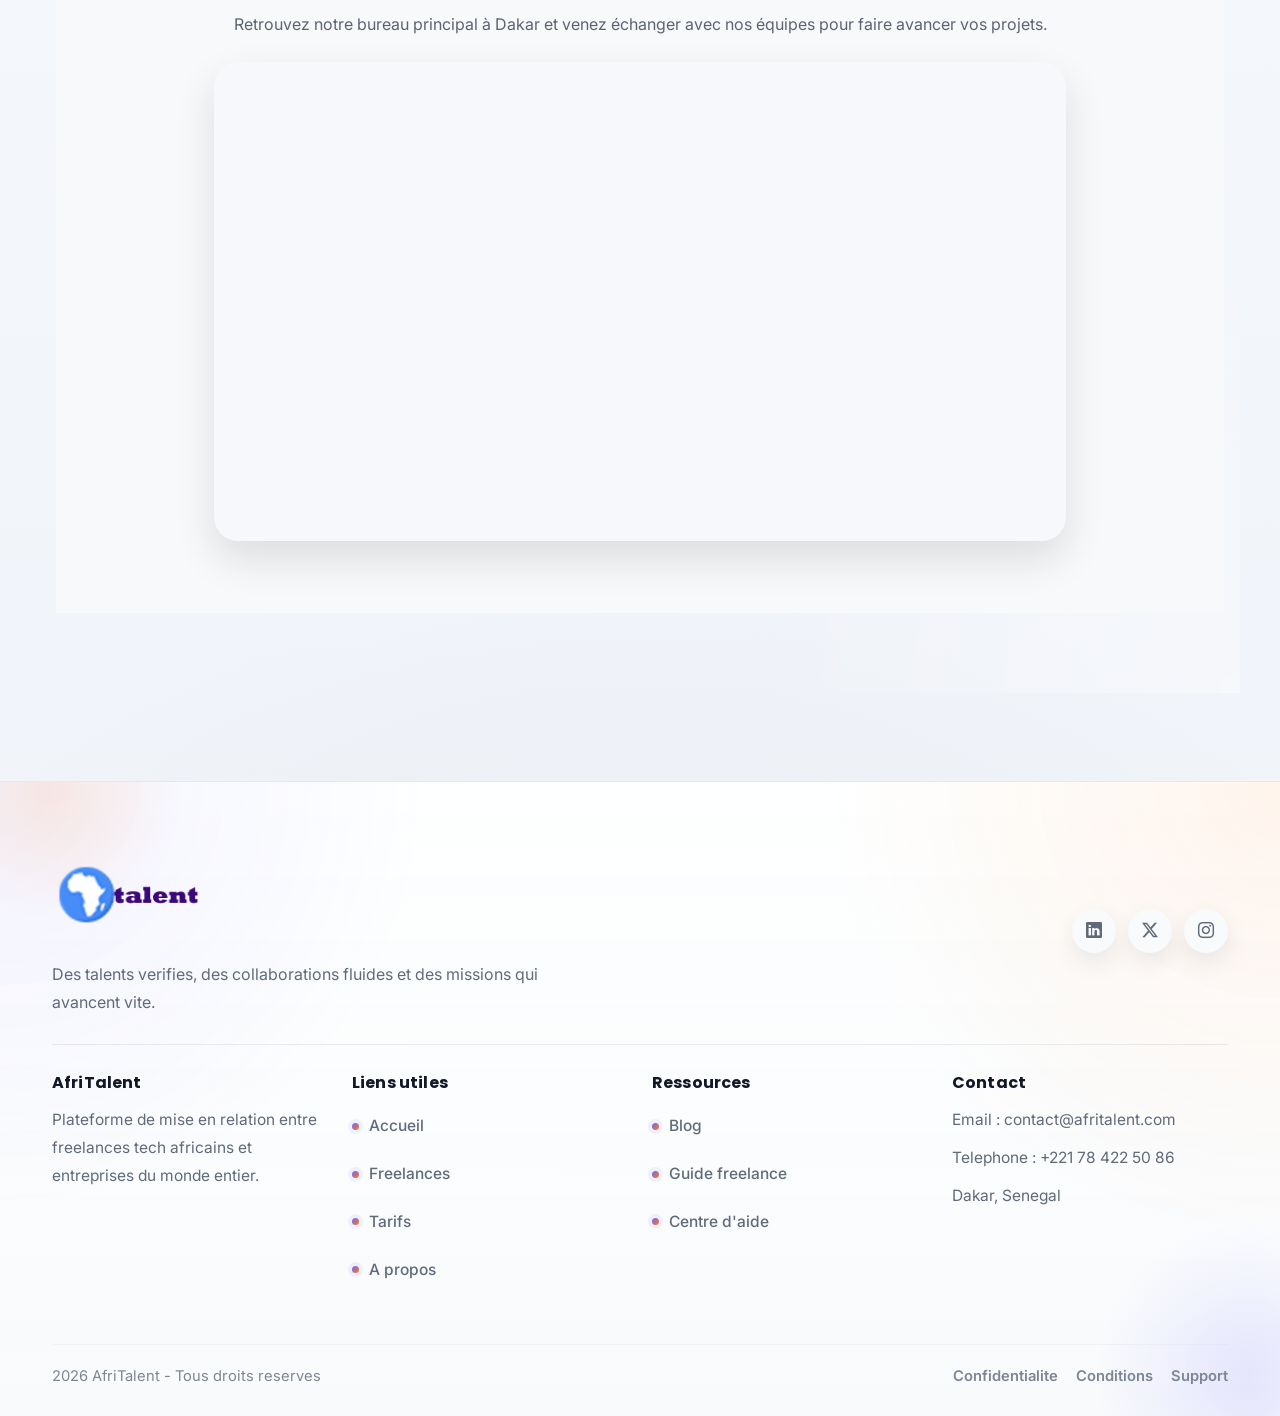
<file: contact.html>
<!DOCTYPE html>
<html lang="fr">
<head>
    <!-- Configuration et styles de la page contact -->
    <meta charset="UTF-8">
    <meta name="viewport" content="width=device-width, initial-scale=1.0">
    <link href="https://cdn.jsdelivr.net/npm/bootstrap@5.0.2/dist/css/bootstrap.min.css" rel="stylesheet" integrity="sha384-EVSTQN3/azprG1Anm3QDgpJLIm9Nao0Yz1ztcQTwFspd3yD65VohhpuuCOmLASjC" crossorigin="anonymous">
    <link href="https://cdn.jsdelivr.net/npm/bootstrap-icons@1.11.3/font/bootstrap-icons.css" rel="stylesheet">
    <link rel="stylesheet" href="css/style.css">
    <title>Contact - AfriTalent</title>
</head>
<body>
  <!-- En-tete avec navigation et introduction de la page contact -->
  <header class="entete-hero">
    <nav class="navbar navbar-expand-lg navbar-light bg-body-tertiary">
      <div class="container">
        <!-- Logo du site -->
        <a class="navbar-brand" href="index.html">
          <img src="images/logoafritalent2.png" alt="Logo AfriTalent" width="150">
        </a>

        <!-- Menu responsive -->
        <button class="navbar-toggler" type="button" data-bs-toggle="collapse" data-bs-target="#navbarNav" aria-label="Ouvrir le menu de navigation">
          <span class="navbar-toggler-icon"></span>
        </button>

        <!-- Navigation principale -->
        <div class="collapse navbar-collapse" id="navbarNav">
          <ul class="navbar-nav ms-auto">
            <li class="nav-item"><a class="nav-link" href="index.html">Accueil</a></li>
            <li class="nav-item"><a class="nav-link" href="freelances.html">Freelances</a></li>
            <li class="nav-item"><a class="nav-link" href="tarifs.html">Tarifs</a></li>
            <li class="nav-item"><a class="nav-link" href="about.html">A propos</a></li>
            <li class="nav-item"><a class="nav-link" href="blog.html">Blog</a></li>
            <li class="nav-item"><a class="nav-link" href="contact.html">Contact</a></li>
          </ul>
          <div class="d-flex align-items-center gap-3 ms-lg-3 mt-3 mt-lg-0">
            <!-- Bouton Dark Mode -->
            <button id="themeToggle" class="btn btn-outline-dark theme-toggle" type="button" aria-label="Activer le mode sombre" title="Mode sombre">
              <i class="bi bi-moon"></i>
            </button>
            <!-- CTA -->
            <a href="#" class="btn btn-primary btn-cta">
              Rejoindre AfriTalent
            </a>
          </div>
        </div>

      </div>
    </nav>

    <!-- Hero interne de la page contact -->
    <div class="hero-interne">
      <div class="container">
        <div class="contenu-hero-interne">
          <span class="etiquette-section">Nous contacter</span>
          <h1>Parlons de votre besoin ou de votre prochaine mission</h1>
          <p>Notre equipe est disponible pour vous accompagner, repondre a vos questions et vous orienter rapidement.</p>
        </div>
      </div>
    </div>
  </header>

  <main class="container">
    <!-- Section contenant les informations de contact et le formulaire -->
    <section class="contact-section">
      <div class="contact-layout">
        <div class="contact-info">
          <div class="etiquette-section">Support</div>
          <h2>Une question ? Nous sommes la pour vous aider</h2>
          <p>Contactez-nous pour toute question liee au support, aux partenariats ou au fonctionnement de la plateforme.</p>

          <!-- Coordonnees directes de l'entreprise -->
          <div class="contact-points">
            <p><i class="bi bi-envelope"></i>contact@afritalent.com</p>
            <p><i class="bi bi-telephone"></i>+221 78 422 50 86</p>
            <p><i class="bi bi-geo-alt"></i>Dakar, Senegal</p>
          </div>
        </div>

        <!-- Formulaire de prise de contact -->
        <form class="contact-form" novalidate>
          <label for="nom">Nom</label>
          <input id="nom" name="nom" type="text" required>

          <label for="prenom">Prenom</label>
          <input id="prenom" name="prenom" type="text" required>

          <label for="email">Email</label>
          <input id="email" name="email" type="email" required>

          <label for="sujet">Sujet</label>
          <select id="sujet" name="sujet" required>
            <option value="">Choisir un sujet</option>
            <option>Support</option>
            <option>Partenariat</option>
            <option>Information</option>
          </select>

          <label for="message">Message</label>
          <textarea id="message" name="message" required></textarea>

          <button class="bouton-hero bouton-hero-primaire" type="submit">Envoyer</button>
        </form>
      </div>
    </section>
    <section class="py-5 bg-light">
  <div class="container">

    <div class="text-center mb-4">
      <h2>Retrouvez-nous</h2>
      <p>Retrouvez notre bureau principal à Dakar et venez échanger avec nos équipes pour faire avancer vos projets.</p>
    </div>

    <div class="row justify-content-center">
      <!-- Carte -->
      <div class="col-12 col-lg-9 mb-4">
        <div class="map-responsive">
          <iframe
            src="https://www.google.com/maps?q=Dakar%20Senegal&output=embed"
            title="Carte de localisation AfriTalent a Dakar"
            allowfullscreen=""
            loading="lazy">
          </iframe>
        </div>
      </div>
    </div>
  </div>
</section>
  </main>

  <!-- Footer global du site -->
  <footer class="pied-site">
    <div class="container">
      <div class="haut-pied">
        <div class="marque-pied">
          <img src="images/logoafritalent2.png" alt="Logo AfriTalent" width="150">
          <p>Des talents verifies, des collaborations fluides et des missions qui avancent vite.</p>
        </div>
        <div class="reseaux-pied">
          <a href="#" aria-label="LinkedIn"><i class="bi bi-linkedin"></i></a>
          <a href="#" aria-label="Twitter"><i class="bi bi-twitter-x"></i></a>
          <a href="#" aria-label="Instagram"><i class="bi bi-instagram"></i></a>
        </div>
      </div>

      <!-- Liens utiles et coordonnees dans le pied de page -->
      <div class="row">
        <div class="col-12 col-md-6 col-lg-3">
          <h4>AfriTalent</h4>
          <p>Plateforme de mise en relation entre freelances tech africains et entreprises du monde entier.</p>
        </div>
        <div class="col-12 col-md-6 col-lg-3">
          <h4>Liens utiles</h4>
          <ul>
            <li><a href="index.html">Accueil</a></li>
            <li><a href="freelances.html">Freelances</a></li>
            <li><a href="tarifs.html">Tarifs</a></li>
            <li><a href="about.html">A propos</a></li>
          </ul>
        </div>
        <div class="col-12 col-md-6 col-lg-3">
          <h4>Ressources</h4>
          <ul>
            <li><a href="blog.html">Blog</a></li>
            <li><a href="#">Guide freelance</a></li>
            <li><a href="#">Centre d'aide</a></li>
          </ul>
        </div>
        <div class="col-12 col-md-6 col-lg-3">
          <h4>Contact</h4>
          <p>Email : contact@afritalent.com</p>
          <p>Telephone : +221 78 422 50 86</p>
          <p>Dakar, Senegal</p>
        </div>
      </div>
      <hr>
      <div class="bas-pied">
        <p>2026 AfriTalent - Tous droits reserves</p>
        <div class="liens-bas-pied">
          <a href="#">Confidentialite</a>
          <a href="#">Conditions</a>
          <a href="#">Support</a>
        </div>
      </div>
    </div>
  </footer>

  <!-- Scripts JavaScript -->
  <button id="backToTop" class="back-to-top" type="button" aria-label="Retour en haut" title="Retour en haut">
    <i class="bi bi-arrow-up"></i>
  </button>

  <script src="js/main.js"></script>
  <script src="https://cdn.jsdelivr.net/npm/bootstrap@5.0.2/dist/js/bootstrap.bundle.min.js" integrity="sha384-MrcW6ZMFYlzcLA8Nl+NtUVF0sA7MsXsP1UyJoMp4YLEuNSfAP+JcXn/tWtIaxVXM" crossorigin="anonymous"></script>
</body>
</html>
</file>
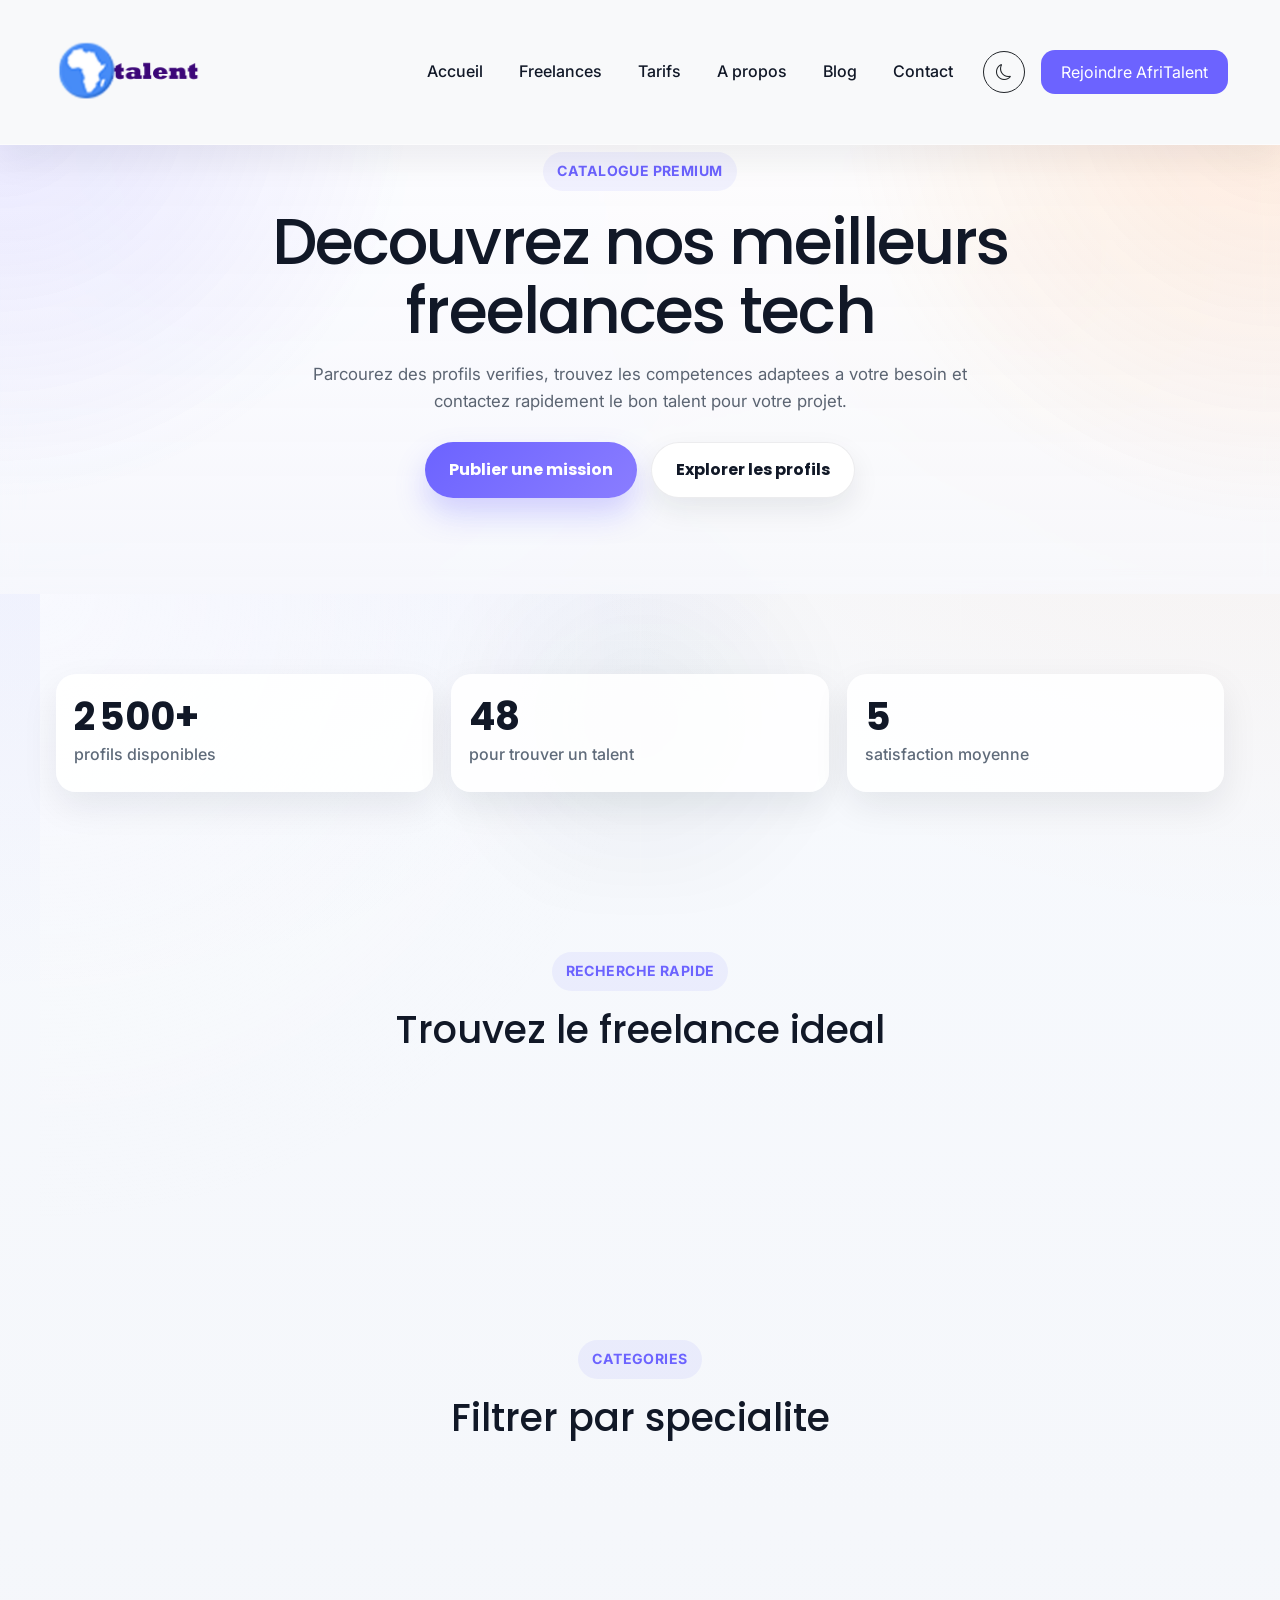
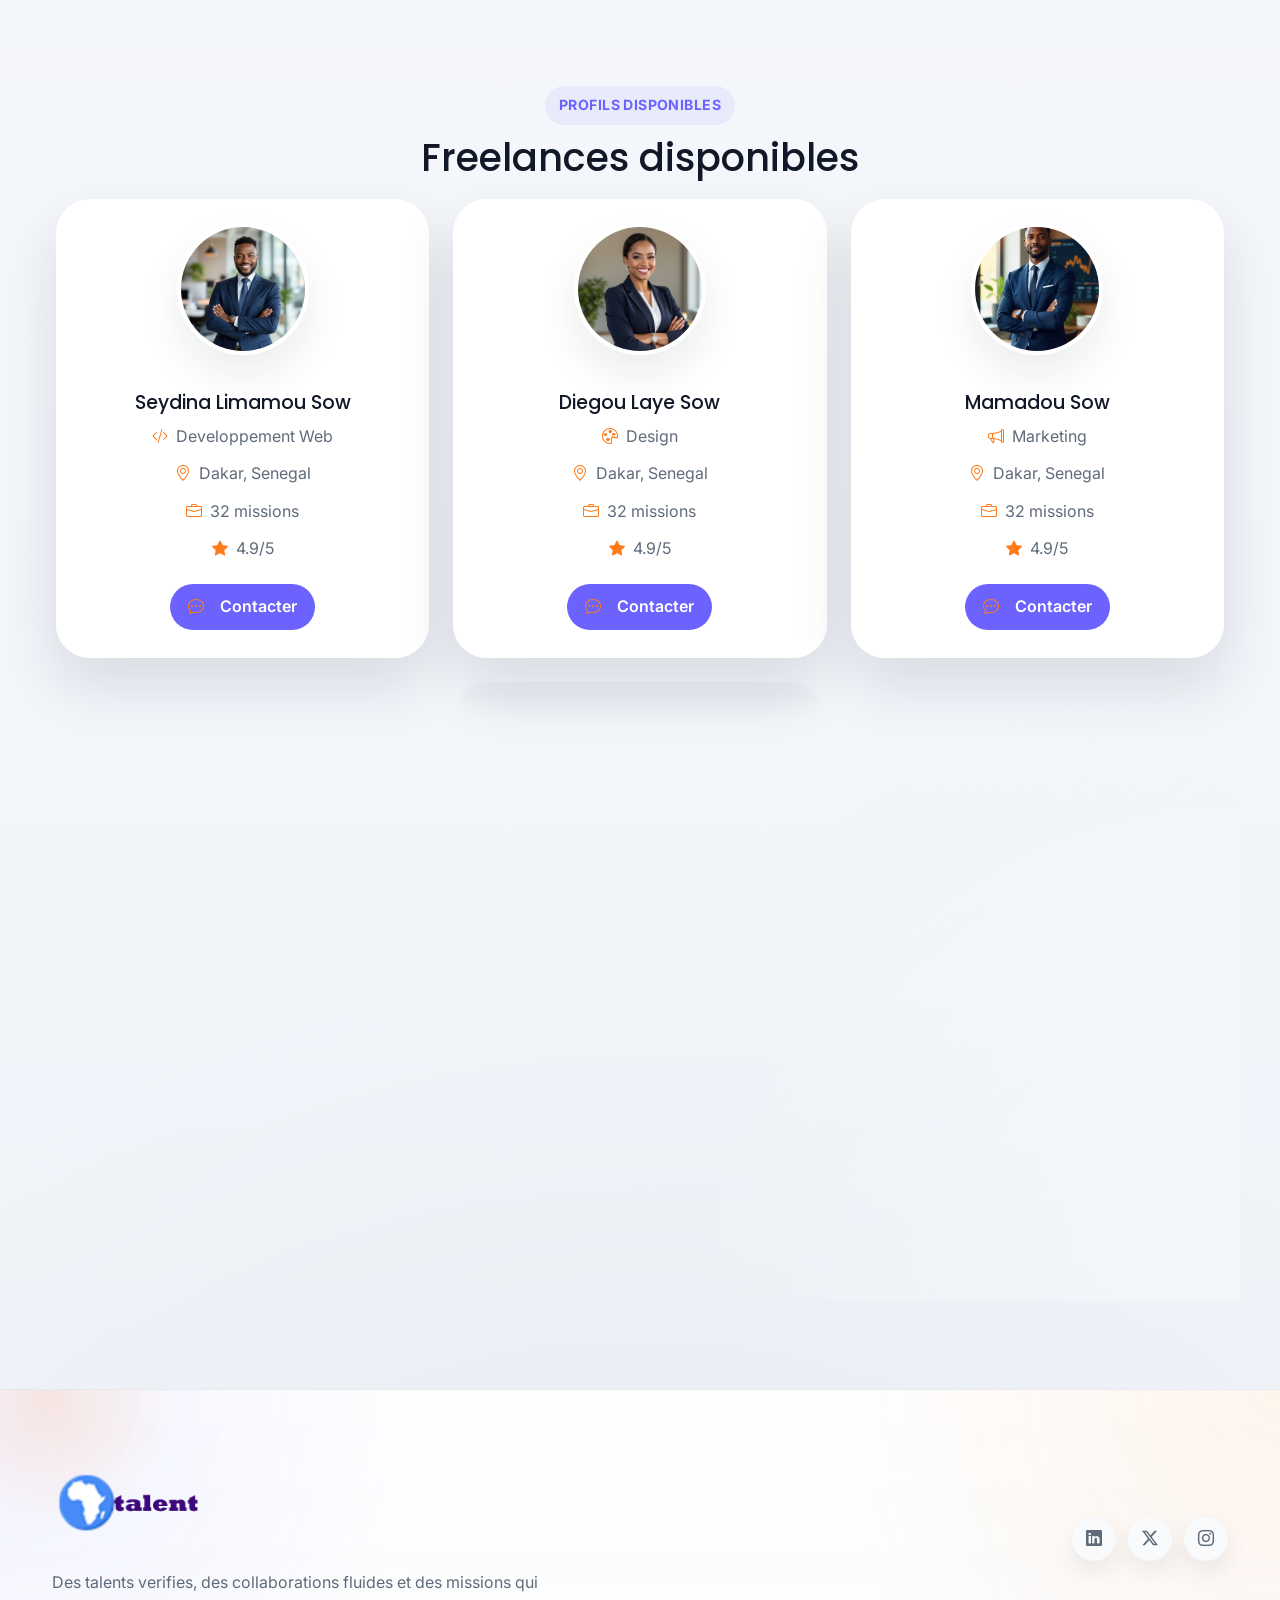
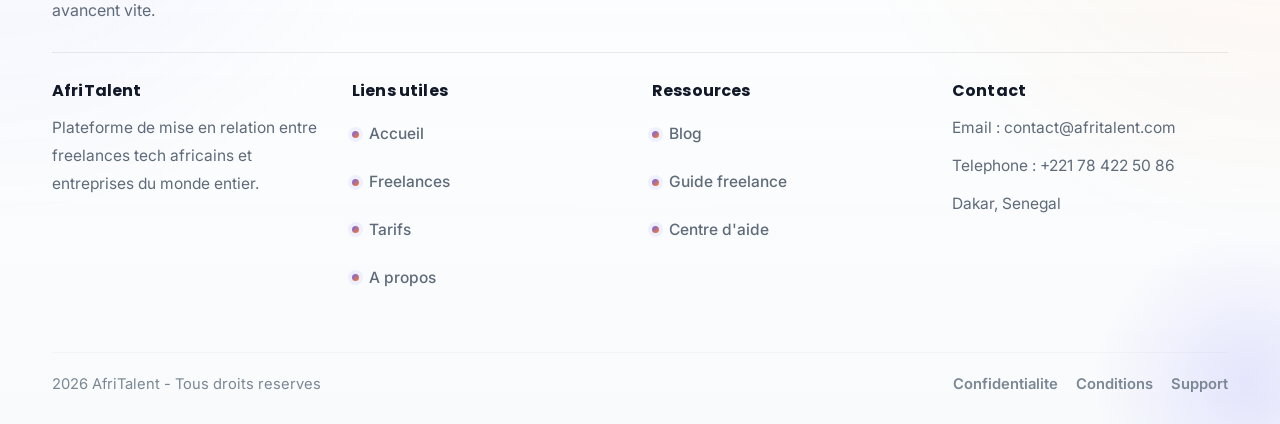
<file: freelances.html>
<!DOCTYPE html>
<html lang="fr">
<head>
    <!-- Configuration generale de la page -->
    <meta charset="UTF-8">
    <meta name="viewport" content="width=device-width, initial-scale=1.0">

    <!-- Chargement des styles Bootstrap, des icones et de la feuille personnalisee -->
    <link href="https://cdn.jsdelivr.net/npm/bootstrap@5.0.2/dist/css/bootstrap.min.css" rel="stylesheet" integrity="sha384-EVSTQN3/azprG1Anm3QDgpJLIm9Nao0Yz1ztcQTwFspd3yD65VohhpuuCOmLASjC" crossorigin="anonymous">
    <link href="https://cdn.jsdelivr.net/npm/bootstrap-icons@1.11.3/font/bootstrap-icons.css" rel="stylesheet">
    <link rel="stylesheet" href="css/style.css">

    <title>Freelances - AfriTalent</title>
</head>
<body>
  <!-- En-tete interne avec navigation et message d'introduction -->
  <header class="entete-hero">
    <nav class="navbar navbar-expand-lg navbar-light bg-body-tertiary">
      <div class="container">
        <!-- Logo du site -->
        <a class="navbar-brand" href="index.html">
          <img src="images/logoafritalent2.png" alt="Logo AfriTalent" width="150">
        </a>

        <!-- Bouton d'ouverture du menu sur petit ecran -->
        <button class="navbar-toggler" type="button" data-bs-toggle="collapse" data-bs-target="#navbarNav" aria-label="Ouvrir le menu de navigation">
          <span class="navbar-toggler-icon"></span>
        </button>

        <!-- Liens de navigation principaux -->
        <div class="collapse navbar-collapse" id="navbarNav">
          <ul class="navbar-nav ms-auto">
            <li class="nav-item"><a class="nav-link" href="index.html">Accueil</a></li>
            <li class="nav-item"><a class="nav-link" href="freelances.html">Freelances</a></li>
            <li class="nav-item"><a class="nav-link" href="tarifs.html">Tarifs</a></li>
            <li class="nav-item"><a class="nav-link" href="about.html">A propos</a></li>
            <li class="nav-item"><a class="nav-link" href="blog.html">Blog</a></li>
            <li class="nav-item"><a class="nav-link" href="contact.html">Contact</a></li>
          </ul>
          <div class="d-flex align-items-center gap-3 ms-lg-3 mt-3 mt-lg-0">
            <!-- Bouton Dark Mode -->
            <button id="themeToggle" class="btn btn-outline-dark theme-toggle" type="button" aria-label="Activer le mode sombre" title="Mode sombre">
              <i class="bi bi-moon"></i>
            </button>
            <!-- CTA -->
            <a href="#" class="btn btn-primary btn-cta">
              Rejoindre AfriTalent
            </a>
          </div>
        </div>
      </div>
    </nav>

    <!-- Hero de la page catalogue -->
    <div class="hero-interne">
      <div class="container">
        <div class="contenu-hero-interne">
          <span class="etiquette-section">Catalogue premium</span>
          <h1>Decouvrez nos meilleurs freelances tech</h1>
          <p>
            Parcourez des profils verifies, trouvez les competences adaptees a votre besoin
            et contactez rapidement le bon talent pour votre projet.
          </p>

          <!-- Actions rapides proposees a l'utilisateur -->
          <div class="actions-hero">
            <button class="bouton-hero bouton-hero-primaire" type="button">Publier une mission</button>
            <button class="bouton-hero bouton-hero-secondaire" type="button">Explorer les profils</button>
          </div>
        </div>
      </div>
    </div>
  </header>

  <main class="container">
    <!-- Resume des chiffres importants de la page -->
    <section class="directory-intro">
      <div class="statistiques-hero">
        <article class="carte-stat">
          <strong>2500+</strong>
          <span>profils disponibles</span>
        </article>
        <article class="carte-stat">
          <strong>48h</strong>
          <span>pour trouver un talent</span>
        </article>
        <article class="carte-stat">
          <strong>4.9/5</strong>
          <span>satisfaction moyenne</span>
        </article>
      </div>
    </section>

    <!-- Barre de recherche et outils de filtrage -->
    <section class="search-panel">
      <div class="etiquette-section">Recherche rapide</div>
      <h2>Trouvez le freelance ideal</h2>
      <div class="search-bar">
        <div class="search-field">
          <i class="bi bi-search"></i>
          <input type="text" placeholder="Rechercher un freelance, une competence ou une ville">
        </div>
        <div class="search-tools">
          <button class="filter-chip" type="button"><i class="bi bi-funnel"></i>Filtres</button>
          <button class="filter-chip" type="button"><i class="bi bi-sliders"></i>Trier</button>
        </div>
      </div>
    </section>

    <!-- Filtres par categorie de competences -->
    <section class="filter-section">
      <div class="etiquette-section">Categories</div>
      <h2>Filtrer par specialite</h2>
      <div class="filter-chips">
        <button class="filter-chip active" type="button" data-filter="all">Tous</button>
        <button class="filter-chip" type="button" data-filter="developpement">Developpement Web</button>
        <button class="filter-chip" type="button" data-filter="design">Design</button>
        <button class="filter-chip" type="button" data-filter="marketing">Marketing</button>
        <button class="filter-chip" type="button" data-filter="data">Data</button>
      </div>
    </section>

    <!-- Liste des profils freelances affiches sous forme de cartes -->
    <section class="freelance-listing">
      <div class="etiquette-section">Profils disponibles</div>
      <h2>Freelances disponibles</h2>
      <!-- Grille Bootstrap des profils :
           1 carte sur mobile, 2 sur tablette et 3 sur desktop. -->
      <div class="row g-4 justify-content-center">
        <div class="col-12 col-md-6 col-lg-4">
          <article class="carte-freelance" data-category="developpement">
            <img src="images/freelancer1.jpg" class="img-fluid" alt="Seydina Limamou Sow">
            <div class="corps-carte">
              <h3>Seydina Limamou Sow</h3>
              <p><i class="bi bi-code-slash"></i>Developpement Web</p>
              <p><i class="bi bi-geo-alt"></i>Dakar, Senegal</p>
              <p><i class="bi bi-briefcase"></i>32 missions</p>
              <p><i class="bi bi-star-fill"></i>4.9/5</p>
              <button type="button"><i class="bi bi-chat-dots"></i>Contacter</button>
            </div>
          </article>
        </div>

        <div class="col-12 col-md-6 col-lg-4">
          <article class="carte-freelance" data-category="design">
            <img src="images/freelancer2.jpg" class="img-fluid" alt="Diegou Laye Sow">
            <div class="corps-carte">
              <h3>Diegou Laye Sow</h3>
              <p><i class="bi bi-palette"></i>Design</p>
              <p><i class="bi bi-geo-alt"></i>Dakar, Senegal</p>
              <p><i class="bi bi-briefcase"></i>32 missions</p>
              <p><i class="bi bi-star-fill"></i>4.9/5</p>
              <button type="button"><i class="bi bi-chat-dots"></i>Contacter</button>
            </div>
          </article>
        </div>

        <div class="col-12 col-md-6 col-lg-4">
          <article class="carte-freelance" data-category="marketing">
            <img src="images/freelancer3.jpg" class="img-fluid" alt="Mamadou Sow">
            <div class="corps-carte">
              <h3>Mamadou Sow</h3>
              <p><i class="bi bi-megaphone"></i>Marketing</p>
              <p><i class="bi bi-geo-alt"></i>Dakar, Senegal</p>
              <p><i class="bi bi-briefcase"></i>32 missions</p>
              <p><i class="bi bi-star-fill"></i>4.9/5</p>
              <button type="button"><i class="bi bi-chat-dots"></i>Contacter</button>
            </div>
          </article>
        </div>

        <div class="col-12 col-md-6 col-lg-4">
          <article class="carte-freelance" data-category="data">
            <img src="images/equipe4.jpg" class="img-fluid" alt="Mouhamed Sow">
            <div class="corps-carte">
              <h3>Mouhamed Sow</h3>
              <p><i class="bi bi-bar-chart"></i>Data</p>
              <p><i class="bi bi-geo-alt"></i>Dakar, Senegal</p>
              <p><i class="bi bi-briefcase"></i>32 missions</p>
              <p><i class="bi bi-star-fill"></i>4.9/5</p>
              <button type="button"><i class="bi bi-chat-dots"></i>Contacter</button>
            </div>
          </article>
        </div>
      </div>
    </section>
  </main>

  <!-- Pied de page commun au site -->
  <footer class="pied-site">
    <div class="container">
      <div class="haut-pied">
        <div class="marque-pied">
          <img src="images/logoafritalent2.png" alt="Logo AfriTalent" width="150">
          <p>Des talents verifies, des collaborations fluides et des missions qui avancent vite.</p>
        </div>
        <div class="reseaux-pied">
          <a href="#" aria-label="LinkedIn"><i class="bi bi-linkedin"></i></a>
          <a href="#" aria-label="Twitter"><i class="bi bi-twitter-x"></i></a>
          <a href="#" aria-label="Instagram"><i class="bi bi-instagram"></i></a>
        </div>
      </div>

      <!-- Colonnes de liens et informations pratiques -->
      <div class="row">
        <div class="col-12 col-md-6 col-lg-3">
          <h4>AfriTalent</h4>
          <p>
            Plateforme de mise en relation entre freelances tech africains
            et entreprises du monde entier.
          </p>
        </div>
        <div class="col-12 col-md-6 col-lg-3">
          <h4>Liens utiles</h4>
          <ul>
            <li><a href="index.html">Accueil</a></li>
            <li><a href="freelances.html">Freelances</a></li>
            <li><a href="tarifs.html">Tarifs</a></li>
            <li><a href="about.html">A propos</a></li>
          </ul>
        </div>
        <div class="col-12 col-md-6 col-lg-3">
          <h4>Ressources</h4>
          <ul>
            <li><a href="blog.html">Blog</a></li>
            <li><a href="#">Guide freelance</a></li>
            <li><a href="#">Centre d'aide</a></li>
          </ul>
        </div>
        <div class="col-12 col-md-6 col-lg-3">
          <h4>Contact</h4>
          <p>Email : contact@afritalent.com</p>
          <p>Telephone : +221 78 422 50 86</p>
          <p>Dakar, Senegal</p>
        </div>
      </div>
      <hr>
      <div class="bas-pied">
        <p>2026 AfriTalent - Tous droits reserves</p>
        <div class="liens-bas-pied">
          <a href="#">Confidentialite</a>
          <a href="#">Conditions</a>
          <a href="#">Support</a>
        </div>
      </div>
    </div>
  </footer>

  <!-- Scripts JavaScript -->
  <button id="backToTop" class="back-to-top" type="button" aria-label="Retour en haut" title="Retour en haut">
    <i class="bi bi-arrow-up"></i>
  </button>

  <script src="js/main.js"></script>
  <script src="https://cdn.jsdelivr.net/npm/bootstrap@5.0.2/dist/js/bootstrap.bundle.min.js" integrity="sha384-MrcW6ZMFYlzcLA8Nl+NtUVF0sA7MsXsP1UyJoMp4YLEuNSfAP+JcXn/tWtIaxVXM" crossorigin="anonymous"></script>
</body>
</html>
</file>
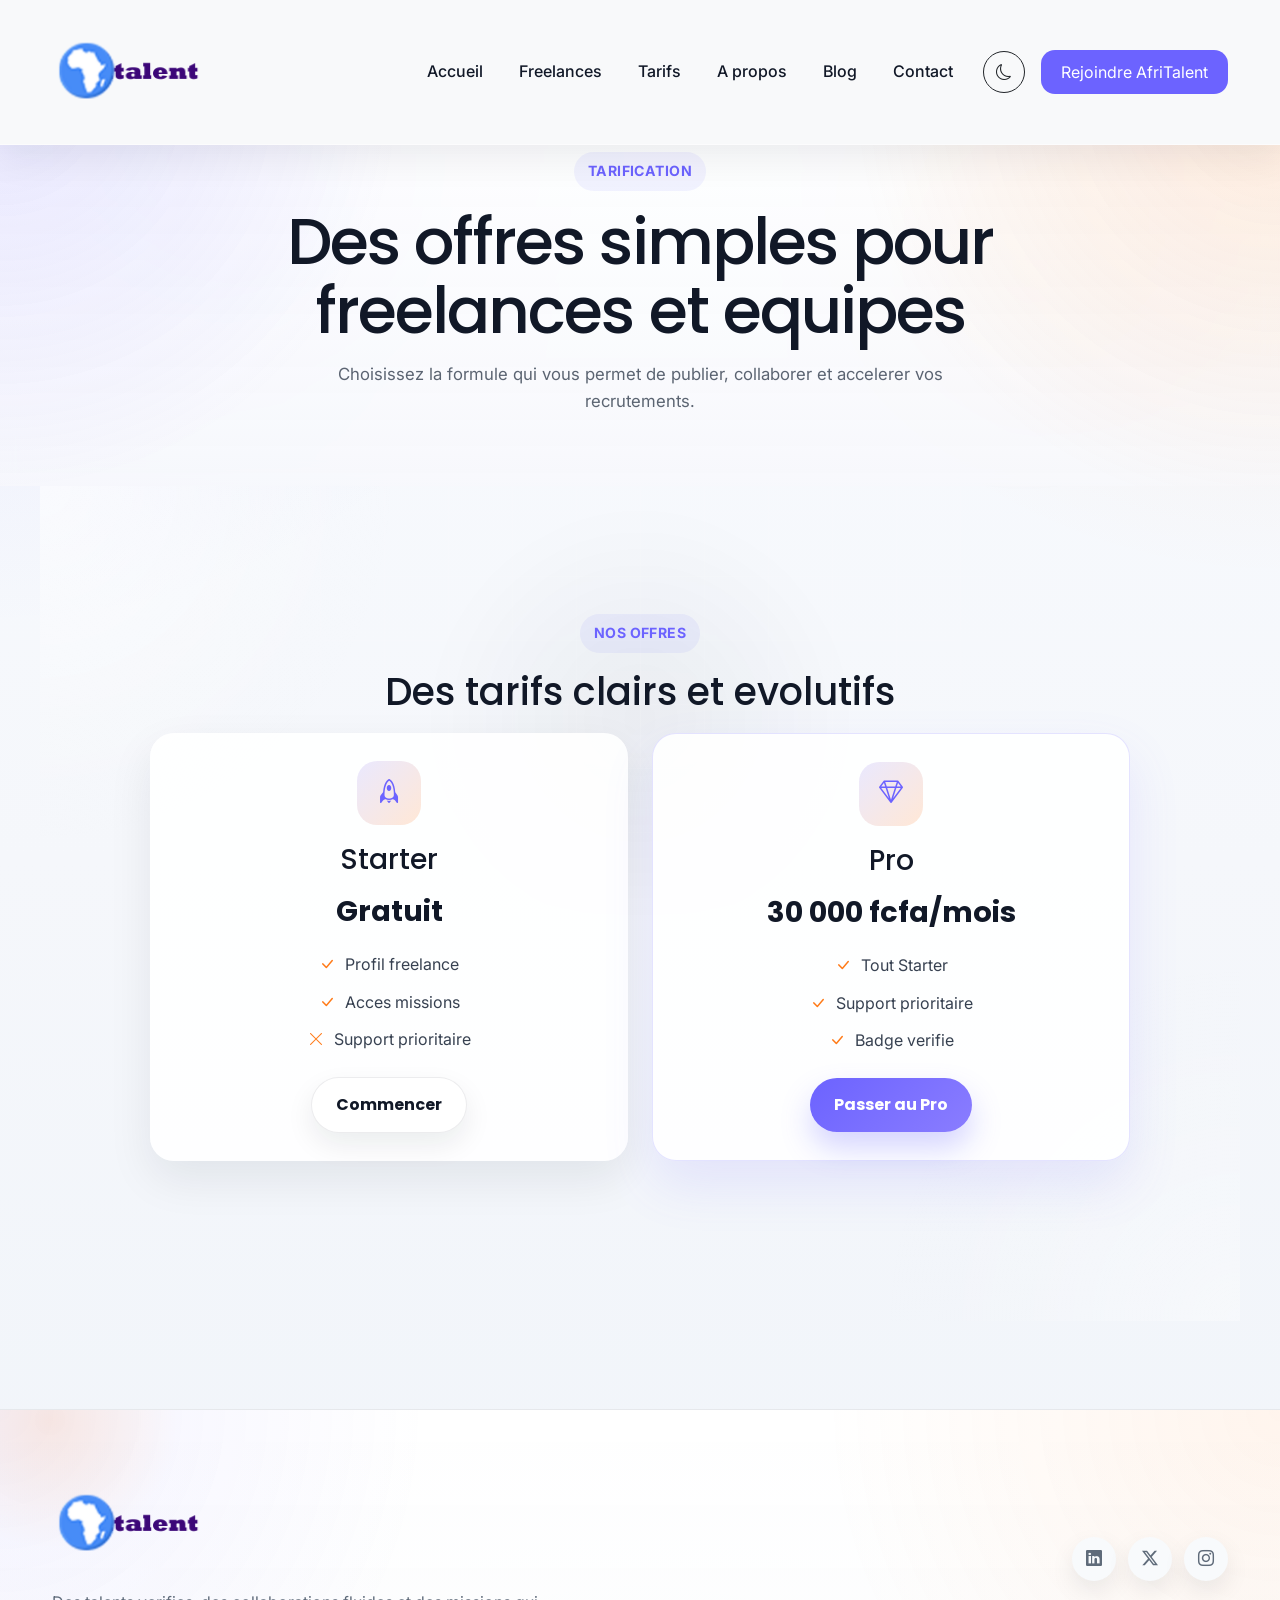
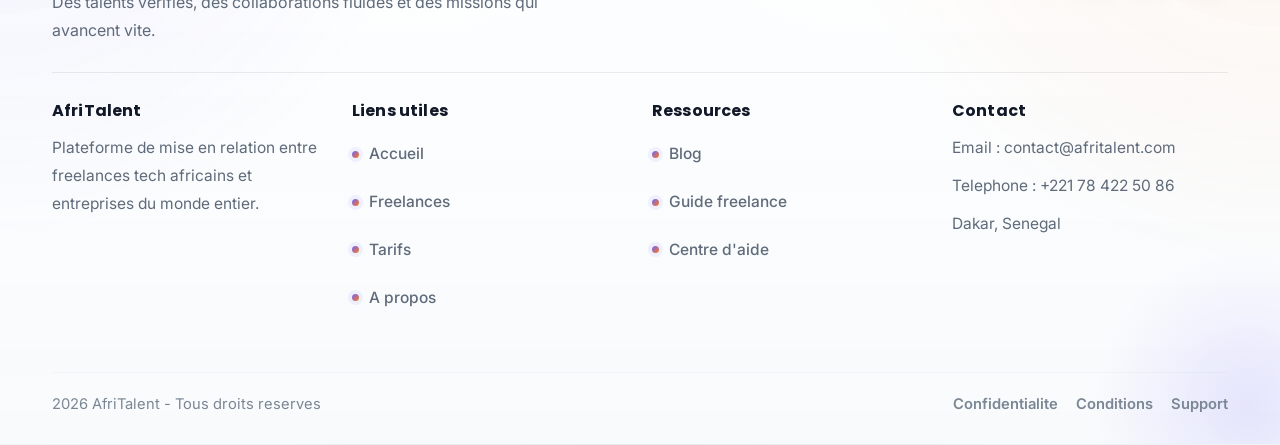
<file: tarifs.html>
<!DOCTYPE html>
<html lang="fr">
<head>
    <!-- Metadonnees et ressources CSS -->
    <meta charset="UTF-8">
    <meta name="viewport" content="width=device-width, initial-scale=1.0">
    <link href="https://cdn.jsdelivr.net/npm/bootstrap@5.0.2/dist/css/bootstrap.min.css" rel="stylesheet" integrity="sha384-EVSTQN3/azprG1Anm3QDgpJLIm9Nao0Yz1ztcQTwFspd3yD65VohhpuuCOmLASjC" crossorigin="anonymous">
    <link href="https://cdn.jsdelivr.net/npm/bootstrap-icons@1.11.3/font/bootstrap-icons.css" rel="stylesheet">
    <link rel="stylesheet" href="css/style.css">
    <title>Tarifs - AfriTalent</title>
</head>
<body>
  <!-- En-tete de la page des tarifs -->
  <header class="entete-hero">
    <nav class="navbar navbar-expand-lg navbar-light bg-body-tertiary">
      <div class="container">
        <!-- Logo du site -->
        <a class="navbar-brand" href="index.html">
          <img src="images/logoafritalent2.png" alt="Logo AfriTalent" width="150">
        </a>

        <!-- Bouton de navigation responsive -->
        <button class="navbar-toggler" type="button" data-bs-toggle="collapse" data-bs-target="#navbarNav" aria-label="Ouvrir le menu de navigation">
          <span class="navbar-toggler-icon"></span>
        </button>

        <!-- Menu principal -->
        <div class="collapse navbar-collapse" id="navbarNav">
          <ul class="navbar-nav ms-auto">
            <li class="nav-item"><a class="nav-link" href="index.html">Accueil</a></li>
            <li class="nav-item"><a class="nav-link" href="freelances.html">Freelances</a></li>
            <li class="nav-item"><a class="nav-link" href="tarifs.html">Tarifs</a></li>
            <li class="nav-item"><a class="nav-link" href="about.html">A propos</a></li>
            <li class="nav-item"><a class="nav-link" href="blog.html">Blog</a></li>
            <li class="nav-item"><a class="nav-link" href="contact.html">Contact</a></li>
          </ul>
          <div class="d-flex align-items-center gap-3 ms-lg-3 mt-3 mt-lg-0">
            <!-- Bouton Dark Mode -->
            <button id="themeToggle" class="btn btn-outline-dark theme-toggle" type="button" aria-label="Activer le mode sombre" title="Mode sombre">
              <i class="bi bi-moon"></i>
            </button>
            <!-- CTA -->
            <a href="#" class="btn btn-primary btn-cta">
              Rejoindre AfriTalent
            </a>
          </div>
        </div>

      </div>
    </nav>

    <!-- Hero de presentation des offres -->
    <div class="hero-interne">
      <div class="container">
        <div class="contenu-hero-interne">
          <span class="etiquette-section">Tarification</span>
          <h1>Des offres simples pour freelances et equipes</h1>
          <p>Choisissez la formule qui vous permet de publier, collaborer et accelerer vos recrutements.</p>
        </div>
      </div>
    </div>
  </header>

  <main class="container">
    <!-- Section principale des cartes tarifaires -->
    <section class="pricing-section">
      <div class="etiquette-section">Nos offres</div>
      <h2>Des tarifs clairs et evolutifs</h2>
      <!-- Deux colonnes sur tablette et desktop, une seule sur mobile. -->
      <div class="row g-4 justify-content-center pricing-grid">
        <div class="col-12 col-md-6">
          <article class="pricing-card">
            <div class="pricing-badge"><i class="bi bi-rocket"></i></div>
            <h3>Starter</h3>
            <p class="pricing-price">Gratuit</p>
            <ul>
              <li><i class="bi bi-check-lg"></i>Profil freelance</li>
              <li><i class="bi bi-check-lg"></i>Acces missions</li>
              <li><i class="bi bi-x-lg"></i>Support prioritaire</li>
            </ul>
            <button class="bouton-hero bouton-hero-secondaire" type="button">Commencer</button>
          </article>
        </div>

        <!-- Offre mise en avant -->
        <div class="col-12 col-md-6">
          <article class="pricing-card pricing-card-featured">
            <div class="pricing-badge"><i class="bi bi-gem"></i></div>
            <h3>Pro</h3>
            <p class="pricing-price">30 000 fcfa/mois</p>
            <ul>
              <li><i class="bi bi-check-lg"></i>Tout Starter</li>
              <li><i class="bi bi-check-lg"></i>Support prioritaire</li>
              <li><i class="bi bi-check-lg"></i>Badge verifie</li>
            </ul>
            <button class="bouton-hero bouton-hero-primaire" type="button">Passer au Pro</button>
          </article>
        </div>
      </div>
    </section>
  </main>

  <!-- Pied de page commun -->
  <footer class="pied-site">
    <div class="container">
      <div class="haut-pied">
        <div class="marque-pied">
          <img src="images/logoafritalent2.png" alt="Logo AfriTalent" width="150">
          <p>Des talents verifies, des collaborations fluides et des missions qui avancent vite.</p>
        </div>
        <div class="reseaux-pied">
          <a href="#" aria-label="LinkedIn"><i class="bi bi-linkedin"></i></a>
          <a href="#" aria-label="Twitter"><i class="bi bi-twitter-x"></i></a>
          <a href="#" aria-label="Instagram"><i class="bi bi-instagram"></i></a>
        </div>
      </div>

      <!-- Informations utiles et liens du footer -->
      <div class="row">
        <div class="col-12 col-md-6 col-lg-3">
          <h4>AfriTalent</h4>
          <p>Plateforme de mise en relation entre freelances tech africains et entreprises du monde entier.</p>
        </div>
        <div class="col-12 col-md-6 col-lg-3">
          <h4>Liens utiles</h4>
          <ul>
            <li><a href="index.html">Accueil</a></li>
            <li><a href="freelances.html">Freelances</a></li>
            <li><a href="tarifs.html">Tarifs</a></li>
            <li><a href="about.html">A propos</a></li>
          </ul>
        </div>
        <div class="col-12 col-md-6 col-lg-3">
          <h4>Ressources</h4>
          <ul>
            <li><a href="blog.html">Blog</a></li>
            <li><a href="#">Guide freelance</a></li>
            <li><a href="#">Centre d'aide</a></li>
          </ul>
        </div>
        <div class="col-12 col-md-6 col-lg-3">
          <h4>Contact</h4>
          <p>Email : contact@afritalent.com</p>
          <p>Telephone : +221 78 422 50 86</p>
          <p>Dakar, Senegal</p>
        </div>
      </div>
      <hr>
      <div class="bas-pied">
        <p>2026 AfriTalent - Tous droits reserves</p>
        <div class="liens-bas-pied">
          <a href="#">Confidentialite</a>
          <a href="#">Conditions</a>
          <a href="#">Support</a>
        </div>
      </div>
    </div>
  </footer>

  <!-- Scripts JavaScript -->
  <button id="backToTop" class="back-to-top" type="button" aria-label="Retour en haut" title="Retour en haut">
    <i class="bi bi-arrow-up"></i>
  </button>

  <script src="js/main.js"></script>
  <script src="https://cdn.jsdelivr.net/npm/bootstrap@5.0.2/dist/js/bootstrap.bundle.min.js" integrity="sha384-MrcW6ZMFYlzcLA8Nl+NtUVF0sA7MsXsP1UyJoMp4YLEuNSfAP+JcXn/tWtIaxVXM" crossorigin="anonymous"></script>
</body>
</html>
</file>
<file: css/style.css>
@import url('https://fonts.googleapis.com/css2?family=Poppins:wght@300;500;700&family=Inter:wght@300;400;500&display=swap');
/* les comments dans le css sont en français pour expliquer les choix de design et les fonctionnalités implémentées, facilitant ainsi la maintenance et les futures modifications du code. */
:root{
 --primary: #6C63FF;
 --secondary: #FF7A18;
 --dark: #111827;
 --light: #F9FAFB;
 --text: #374151;
 --white: #ffffff;
 --title-font: 'Poppins', sans-serif;
 --body-font: 'Inter', sans-serif;
 --radius: 14px;
 --transition: 0.3s ease;
}

*{
 margin: 0;
 padding: 0;
 box-sizing: border-box;
}

body{
 font-family: var(--body-font);
 color: var(--text);
 background:
 radial-gradient(circle at 0% 0%, rgba(108, 99, 255, 0.12), transparent 26%),
 radial-gradient(circle at 100% 0%, rgba(255, 122, 24, 0.11), transparent 24%),
 radial-gradient(circle at 50% 100%, rgba(17, 24, 39, 0.05), transparent 30%),
 linear-gradient(180deg, #f8fbff 0%, #f5f7fb 42%, #eef3f9 100%);
 line-height: 1.6;
 min-height: 100vh;
 position: relative;
 overflow-x: hidden;
 padding-top: 88px;
}

body::before{
 content: "";
 position: fixed;
 inset: 0;
 pointer-events: none;
 background-image:
 linear-gradient(rgba(255, 255, 255, 0.35) 1px, transparent 1px),
 linear-gradient(90deg, rgba(255, 255, 255, 0.35) 1px, transparent 1px);
 background-size: 64px 64px;
 mask-image: radial-gradient(circle at center, black 45%, transparent 95%);
 opacity: 0.3;
 z-index: -2;
}

body::after{
 content: "";
 position: fixed;
 inset: 0;
 pointer-events: none;
 background:
 radial-gradient(circle at 20% 20%, rgba(108, 99, 255, 0.08), transparent 18%),
 radial-gradient(circle at 80% 30%, rgba(255, 122, 24, 0.08), transparent 18%),
 radial-gradient(circle at 50% 80%, rgba(17, 24, 39, 0.05), transparent 22%);
 filter: blur(18px);
 z-index: -3;
}

h1, h2, h3, h4{
 font-family: var(--title-font);
 color: var(--dark);
}

section{
 padding: 80px 0;
}

h2{
 font-size: clamp(1.8rem, 3vw, 2.7rem);
 margin-bottom: 18px;
}

p{
 font-size: 1rem;
 color: #5b6472;
}

img{
 max-width: 100%;
 display: block;
}

.container{
 max-width: 1200px;
}

.navbar{
 background: rgba(255, 255, 255, 0.82);
 padding: 16px 0;
 transition: var(--transition);
 position: fixed;
 top: 0;
 left: 0;
 right: 0;
 width: 100%;
 z-index: 1030;
 backdrop-filter: blur(16px);
 border-bottom: 1px solid rgba(255, 255, 255, 0.45);
 box-shadow: 0 14px 34px rgba(17, 24, 39, 0.07);
}

.navbar.navbar-scrolled{
 padding: 9px 0;
 background: rgba(255, 255, 255, 0.96);
 box-shadow: 0 18px 42px rgba(17, 24, 39, 0.15);
}

.navbar.navbar-scrolled .navbar-brand img{
 width: 128px;
}

.navbar-brand{
 font-family: var(--title-font);
 font-weight: 700;
 font-size: 24px;
 color: var(--primary) !important;
 display: inline-flex;
 align-items: center;
 padding: 6px 0;
}

.navbar-brand img{
 transition: width var(--transition), transform var(--transition);
}

.nav-link{
 position: relative;
 display: inline-flex;
 align-items: center;
 justify-content: center;
 min-height: 42px;
 padding: 8px 14px !important;
 margin-left: 8px;
 border-radius: 999px;
 font-weight: 500;
 color: var(--dark) !important;
 transition: color var(--transition), background var(--transition), transform var(--transition);
}

.nav-link:hover{
 color: var(--primary) !important;
 background: rgba(108, 99, 255, 0.08);
 transform: translateY(-1px);
}

.nav-link::after{
 content: "";
 position: absolute;
 left: 14px;
 right: 14px;
 bottom: 6px;
 height: 2px;
 border-radius: 999px;
 background: linear-gradient(90deg, var(--primary), var(--secondary));
 transform: scaleX(0);
 transform-origin: center;
 transition: transform var(--transition);
}

.nav-link:hover::after{
 transform: scaleX(1);
}

.navbar-toggler{
 border: 1px solid rgba(17, 24, 39, 0.08);
 border-radius: 14px;
 padding: 8px 10px;
 background: rgba(255, 255, 255, 0.9);
 box-shadow: 0 10px 24px rgba(17, 24, 39, 0.08);
}

.navbar-toggler-icon{
 width: 1.35em;
 height: 1.35em;
}

.navbar-toggler:focus{
 box-shadow: 0 0 0 0.2rem rgba(108, 99, 255, 0.15);
}

.theme-toggle{
 display: inline-flex;
 align-items: center;
 justify-content: center;
 width: 42px;
 height: 42px;
 border-radius: 999px;
 padding: 0;
}

/* Bouton flottant affiche au scroll pour revenir rapidement en haut. */
.back-to-top{
 position: fixed;
 right: 22px;
 bottom: 22px;
 width: 48px;
 height: 48px;
 border: none;
 border-radius: 999px;
 display: inline-flex;
 align-items: center;
 justify-content: center;
 background: var(--primary);
 color: var(--white);
 box-shadow: 0 18px 36px rgba(17, 24, 39, 0.18);
 opacity: 0;
 visibility: hidden;
 transform: translateY(14px);
 transition: opacity var(--transition), visibility var(--transition), transform var(--transition), background var(--transition);
 z-index: 10;
}
/* La classe "is-visible" est ajoutée dynamiquement par le JavaScript lorsque l'utilisateur fait défiler la page vers le bas, rendant le bouton visible et interactif. */
.back-to-top.is-visible{
 opacity: 1;
 visibility: visible;
 transform: translateY(0);
}
/* Un léger effet de levée et un changement de couleur au survol pour indiquer que le bouton est cliquable, améliorant ainsi l'expérience utilisateur. */
.back-to-top:hover{
 background: var(--secondary);
 transform: translateY(-3px);
}
/* Bouton primaire réutilisable pour les appels à l'action, avec un design simple et moderne qui s'intègre bien dans l'ensemble du site. */
.btn-primary{
 background: var(--primary);
 border: none;
 padding: 10px 20px;
 border-radius: var(--radius);
 transition: var(--transition);
}
/* Un effet de survol qui change la couleur de fond pour renforcer l'interactivité du bouton, tout en restant cohérent avec la palette de couleurs du site. */
.btn-primary:hover{
 background: var(--secondary);
}
/* Le conteneur principal de chaque page, avec un padding généreux pour espacer le contenu du haut et du bas, et une position relative pour permettre l'ajout d'effets de superposition sans affecter la mise en page globale. */
main.container{
 padding: 48px 16px 80px;
 position: relative;
}
/* Un effet de superposition subtil appliqué au conteneur principal pour ajouter de la profondeur et de l'intérêt visuel à la page, en utilisant des dégradés radiaux pour créer des points lumineux doux qui attirent l'œil sans distraire du contenu principal. */
main.container::before{
 content: "";
 position: absolute;
 inset: 0;
 pointer-events: none;
 background:
 radial-gradient(circle at top left, rgba(255, 255, 255, 0.55), transparent 24%),
 radial-gradient(circle at bottom right, rgba(255, 255, 255, 0.35), transparent 24%);
 z-index: -1;
}
/* Les sections d'en-tête et de héros utilisent une structure similaire avec des éléments positionnés relativement pour permettre des superpositions d'images et de contenu, créant ainsi des zones visuellement attrayantes qui captent l'attention des visiteurs dès leur arrivée sur la page. */
.entete-hero{
 position: relative;
}
/* La classe "media-hero" est utilisée pour les sections de héros qui incluent des éléments multimédias, tels que des images ou des vidéos, permettant une superposition de contenu textuel ou d'autres éléments graphiques pour créer un impact visuel fort dès l'arrivée sur la page. */
.media-hero{
 position: relative;
 overflow: hidden;
}
/* La classe "section-hero" est conçue pour les sections d'en-tête et de héros, avec un padding généreux pour espacer le contenu du haut et du bas, un alignement centré pour mettre en valeur les titres et les textes d'accroche, et une largeur maximale pour garantir une lisibilité optimale sur les écrans plus larges. */
.section-hero{
 padding-top: 32px;
 padding-bottom: 96px;
 text-align: center;
 max-width: 900px;
 margin: 0 auto;
}
/* La classe "etiquette-section" est utilisée pour les petites étiquettes ou badges qui accompagnent les titres de section, avec un design arrondi et une palette de couleurs cohérente avec le thème du site, ajoutant une touche de style tout en aidant à organiser visuellement le contenu. */
.etiquette-section{
 display: inline-flex;
 align-items: center;
 gap: 8px;
 padding: 8px 14px;
 border-radius: 999px;
 background: rgba(108, 99, 255, 0.08);
 color: var(--primary);
 font-size: 0.88rem;
 font-weight: 700;
 letter-spacing: 0.03em;
 text-transform: uppercase;
 margin-bottom: 16px;
}
/* Les titres de section dans les sections d'en-tête et de héros sont conçus pour être grands et accrocheurs, avec une taille de police qui s'adapte à la largeur de l'écran grâce à la fonction "clamp", garantissant ainsi une lisibilité optimale sur tous les appareils. */
.section-hero h2{
 max-width: 760px;
 margin: 0 auto 18px;
 font-size: clamp(1.15rem, 2.3vw, 1.65rem);
 color: #4b5563;
 font-weight: 500;
}
/* Le premier paragraphe dans les sections d'en-tête et de héros est stylisé pour être un texte d'accroche ou de description, avec une largeur maximale pour garantir une bonne lisibilité, un espacement automatique pour centrer le texte, et une couleur légèrement atténuée pour différencier le texte d'accroche du titre principal. */
.section-hero > p:first-of-type{
 max-width: 760px;
 margin: 0 auto;
 font-size: 1.05rem;
 color: #5b6472;
}
/* La classe "actions-hero" est utilisée pour les conteneurs de boutons d'appel à l'action dans les sections d'en-tête et de héros, avec une disposition flexible qui permet aux boutons de s'adapter à différentes tailles d'écran tout en maintenant un espacement cohérent et une présentation centrée. */
.actions-hero{
 display: flex;
 flex-wrap: wrap;
 gap: 14px;
 margin: 28px 0 24px;
 justify-content: center;
}
/* Les boutons d'appel à l'action dans les sections d'en-tête et de héros sont conçus pour être visuellement attrayants et interactifs, avec des coins arrondis, une typographie en gras pour renforcer leur importance, et des transitions fluides pour les effets de survol, encourageant ainsi les visiteurs à cliquer et à interagir avec le contenu. */
.bouton-hero{
 border: none;
 border-radius: 999px;
 padding: 14px 24px;
 font-weight: 700;
 font-family: var(--title-font);
 transition: transform var(--transition), box-shadow var(--transition), background var(--transition), color var(--transition);
}
/* Un effet de survol qui soulève légèrement le bouton pour indiquer qu'il est interactif, renforçant ainsi l'expérience utilisateur en fournissant un retour visuel clair lorsque les visiteurs passent la souris sur les boutons d'appel à l'action. */
.bouton-hero:hover{
 transform: translateY(-3px);
}
/* Les éléments de contenu superposés dans les sections d'en-tête et de héros sont initialement masqués et animés pour apparaître avec un effet de révélation fluide, créant ainsi une expérience d'accueil engageante qui capte l'attention des visiteurs dès leur arrivée sur la page. */
.contenu-hero-superpose > *{
 opacity: 0;
 transform: translateY(22px);
 animation: heroReveal 0.8s ease forwards;
}
/* Les délais d'animation sont échelonnés pour les éléments de contenu superposés dans les sections d'en-tête et de héros, créant un effet de cascade qui rend l'apparition du contenu plus dynamique et engageante pour les visiteurs. */
.bouton-hero-primaire{
 background: linear-gradient(135deg, var(--primary), #8a7dff);
 color: var(--white);
 box-shadow: 0 16px 30px rgba(108, 99, 255, 0.28);
}
/* Un effet de survol plus prononcé pour les boutons d'appel à l'action primaires dans les sections d'en-tête et de héros, avec une augmentation de la taille de l'ombre portée pour renforcer l'interactivité et attirer davantage l'attention des visiteurs sur ces éléments clés. */
.bouton-hero-primaire:hover{
 box-shadow: 0 22px 38px rgba(108, 99, 255, 0.34);
}
/* Les boutons d'appel à l'action secondaires dans les sections d'en-tête et de héros sont conçus pour offrir une alternative visuelle aux boutons primaires, avec un fond blanc et une bordure subtile qui les différencie tout en restant cohérents avec le thème général du site. */
.bouton-hero-secondaire{
 background: var(--white);
 color: var(--dark);
 border: 1px solid rgba(17, 24, 39, 0.08);
 box-shadow: 0 12px 28px rgba(17, 24, 39, 0.08);
}
/* Un effet de survol qui change la couleur de fond pour un ton plus clair, tout en renforçant l'ombre portée pour indiquer que le bouton est interactif, offrant ainsi une expérience utilisateur améliorée et encourageant les visiteurs à cliquer sur ces éléments d'appel à l'action secondaires. */
.bouton-hero-secondaire:hover{
 background: #fff7f0;
 color: var(--secondary);
 box-shadow: 0 18px 34px rgba(255, 122, 24, 0.16);
}
/* La classe "statistiques-hero" est utilisée pour les sections d'en-tête et de héros qui présentent des statistiques clés ou des chiffres importants, avec une disposition en grille qui permet de présenter ces informations de manière claire et organisée, tout en maintenant un espacement cohérent entre les éléments pour garantir une bonne lisibilité. */
.statistiques-hero{
 display: grid;
 grid-template-columns: repeat(3, minmax(0, 1fr));
 gap: 18px;
 margin-top: 32px;
}
/* Les cartes de statistiques dans les sections d'en-tête et de héros sont conçues pour être visuellement attrayantes et faciles à lire, avec un fond semi-transparent qui permet au design de la page de transparaître tout en assurant une bonne lisibilité des chiffres et des descriptions, renforcée par une typographie claire et un espacement généreux. */
.carte-stat{
 background: rgba(255, 255, 255, 0.88);
 border-radius: 20px;
 padding: 24px 18px;
 box-shadow: 0 14px 36px rgba(17, 24, 39, 0.08);
 backdrop-filter: blur(10px);
}
/* Les titres des statistiques dans les cartes de statistiques sont stylisés pour être grands et accrocheurs, avec une taille de police qui s'adapte à la largeur de l'écran grâce à la fonction "clamp", garantissant ainsi une lisibilité optimale sur tous les appareils, et une couleur sombre pour renforcer leur importance visuelle. */
.carte-stat strong{
 display: block;
 margin-bottom: 6px;
 color: var(--dark);
 font-family: var(--title-font);
 font-size: clamp(1.7rem, 3vw, 2.4rem);
 line-height: 1;
}
/* Les descriptions des statistiques dans les cartes de statistiques sont conçues pour être un complément informatif aux chiffres principaux, avec une couleur légèrement atténuée pour différencier le texte de description du titre principal, et une typographie en gras pour renforcer leur importance tout en assurant une bonne lisibilité. */
.carte-stat span{
 color: #5f6b7a;
 font-weight: 500;
}
/* La classe "grille-cartes" est utilisée pour les sections qui présentent des cartes de contenu, telles que les freelances, les articles de blog ou les témoignages, avec une disposition en grille qui permet de présenter ces éléments de manière claire et organisée, tout en maintenant un espacement cohérent entre les cartes pour garantir une bonne lisibilité et une expérience utilisateur agréable. */
.grille-cartes{
 display: grid;
 grid-template-columns: repeat(auto-fit, minmax(240px, 1fr));
 gap: 24px;
}

/* Cartes de contenu réutilisables : freelances, blog et témoignages */
.carte-freelance,
.carte-blog,
.carte-temoignage{
 background: rgba(255, 255, 255, 0.92);
 border-radius: 20px;
 overflow: hidden;
 box-shadow: 0 16px 32px rgba(17, 24, 39, 0.08);
 transition: transform var(--transition), box-shadow var(--transition);
 backdrop-filter: blur(10px);
 height: 100%;
}

/* Effet hover léger pour relever la carte */
.carte-freelance:hover,
.carte-blog:hover,
.carte-temoignage:hover{
 transform: translateY(-5px);
 box-shadow: 0 22px 46px rgba(17, 24, 39, 0.14);
}

/* Image plein largeur, recadrage plus naturel et hauteur fixe */
.carte-freelance img,
.carte-blog img,
.carte-temoignage img{
 width: 100%;
 height: 180px;
 object-fit: cover;
 object-position: center;
 display: block;
 border-top-left-radius: 20px;
 border-top-right-radius: 20px;
}

.carte-blog img{
 object-position: center 25%;
}

.carte-blog .blog-image-1{
 object-position: center 28%;
}

.carte-blog .blog-image-2{
 object-position: center 42%;
}

.carte-blog .blog-image-3{
 object-position: center 36%;
}

/* Repositionnement spécifique des images freelance pour mieux centrer les visages */
.carte-freelance img{
 object-position: center 30%;
}

/* Images de l'équipe dans la page a-propos : centrées par rapport au portrait */
.about-team .carte-freelance img{
 object-position: center 20%;
}

/* Cartes freelances et équipe avec style témoignage */
.freelance-listing .carte-freelance,
.about-team .carte-freelance{
 background: rgba(255, 255, 255, 0.97);
 border-radius: 34px;
 box-shadow: 0 26px 60px rgba(17, 24, 39, 0.12);
}

.freelance-listing .carte-freelance img,
.about-team .carte-freelance img{
 width: 132px;
 height: 132px;
 object-fit: cover;
 object-position: center;
 border-radius: 50%;
 margin: 24px auto 12px;
 border: 4px solid rgba(255, 255, 255, 0.9);
 box-shadow: 0 20px 40px rgba(17, 24, 39, 0.08);
}

.freelance-listing .carte-freelance .corps-carte,
.about-team .carte-freelance .corps-carte{
 padding: 24px 22px 28px;
 text-align: center;
}

.freelance-listing .carte-freelance p,
.about-team .carte-freelance p{
 margin: 0 auto 12px;
 max-width: 100%;
 color: #5f6b7a;
}

.freelance-listing .carte-freelance button{
 display: inline-flex;
 align-items: center;
 justify-content: center;
 gap: 8px;
 margin-top: 10px;
 }

/* Espace interne commun des contenus de carte */
.carte-freelance .corps-carte,
.carte-temoignage .corps-carte,
.carte-blog .corps-carte{
 padding: 18px;
}

.carte-blog .corps-carte{
 display: flex;
 flex-direction: column;
 gap: 10px;
 min-height: 230px;
}

.carte-blog .corps-carte a{
 margin-top: auto;
}

/* Conteneur responsive pour la map Google */
.map-responsive{
 position: relative;
 width: 100%;
 overflow: hidden;
 border-radius: 24px;
 box-shadow: 0 18px 40px rgba(17, 24, 39, 0.12);
 padding-top: 56.25%;
 background: #f7f8fb;
}

.map-responsive iframe{
 position: absolute;
 inset: 0;
 width: 100%;
 height: 100%;
 border: 0;
 border-radius: 24px;
}

/* Image principale de la page d'accueil : hauteur fixe, recadrage propre et coins arrondis pour donner un vrai effet hero. */
.image-hero{
 height: 420px;
 object-fit: cover;
 border-bottom-left-radius: 28px;
 border-bottom-right-radius: 28px;
 box-shadow: 0 20px 50px rgba(17, 24, 39, 0.18);
}

/* Calque sombre au-dessus de l'image hero afin de garder le texte lisible quelle que soit la photo. */
.superposition-hero{
 position: absolute;
 inset: 0;
 display: flex;
 align-items: center;
 justify-content: center;
 padding: 32px 20px;
 background:
 linear-gradient(90deg, rgba(17, 24, 39, 0.78) 0%, rgba(17, 24, 39, 0.5) 45%, rgba(17, 24, 39, 0.18) 100%);
 border-bottom-left-radius: 28px;
 border-bottom-right-radius: 28px;
}

/* Contenu texte centre dans le hero image, limite en largeur pour rester confortable a lire. */
.contenu-hero-superpose{
 width: min(100%, 760px);
 text-align: center;
 color: var(--white);
}

/* Petit badge place au-dessus du titre hero pour introduire la promesse principale. */
.accroche-hero{
 display: inline-block;
 margin-bottom: 18px;
 padding: 8px 14px;
 border-radius: 999px;
 background: rgba(255, 255, 255, 0.14);
 color: #f9fafb;
 font-size: 0.9rem;
 font-weight: 600;
 letter-spacing: 0.02em;
 backdrop-filter: blur(6px);
}

/* Titre principal du hero : taille responsive et contraste fort pour capter l'attention. */
.contenu-hero-superpose h1{
 color: var(--white);
 font-size: clamp(2.3rem, 5vw, 4.35rem);
 line-height: 1.05;
 letter-spacing: -0.04em;
 margin-bottom: 16px;
}

/* Texte descriptif du hero, volontairement plus etroit pour eviter les lignes trop longues. */
.contenu-hero-superpose p{
 max-width: 640px;
 margin: 0 auto;
 color: rgba(255, 255, 255, 0.9);
 font-size: 1.05rem;
}

/* Hero utilise sur les pages internes, avec fond degrade plus leger que le hero image de l'accueil. */
.hero-interne{
 padding: 64px 0 72px;
 background:
 radial-gradient(circle at top left, rgba(108, 99, 255, 0.14), transparent 30%),
 radial-gradient(circle at top right, rgba(255, 122, 24, 0.14), transparent 32%),
 linear-gradient(180deg, rgba(255, 255, 255, 0.88) 0%, rgba(247, 248, 252, 0.82) 100%);
 backdrop-filter: blur(10px);
}

/* Conteneur des titres de pages internes, centre et limite en largeur pour garder une hierarchie claire. */
.contenu-hero-interne{
 max-width: 780px;
 margin: 0 auto;
 text-align: center;
}

.contenu-hero-interne h1{
 font-size: clamp(2.2rem, 5vw, 4rem);
 line-height: 1.08;
 letter-spacing: -0.03em;
 margin-bottom: 16px;
}

.contenu-hero-interne p{
 max-width: 680px;
 margin: 0 auto;
 font-size: 1.05rem;
}

/* Section d'introduction du catalogue freelances, rapprochee du hero pour connecter les chiffres au contenu. */
.directory-intro{
 padding-top: 0;
}

/* Sections du catalogue freelances alignees au centre pour donner une lecture simple et guidee. */
.search-panel,
.filter-section,
.freelance-listing{
 text-align: center;
}

/* Bloc de recherche limite en largeur pour eviter un champ trop etire sur grand ecran. */
.search-panel{
 max-width: 980px;
 margin: 0 auto 20px;
}

/* Barre de recherche composee d'un champ et de boutons d'outils, avec effet glassmorphism coherent avec le site. */
.search-bar{
 display: flex;
 align-items: center;
 justify-content: space-between;
 gap: 18px;
 padding: 18px;
 background: rgba(255, 255, 255, 0.84);
 border: 1px solid rgba(17, 24, 39, 0.06);
 border-radius: 24px;
 box-shadow: 0 16px 40px rgba(17, 24, 39, 0.08);
 backdrop-filter: blur(12px);
}

/* Zone interne du champ de recherche : icone et input restent parfaitement alignes. */
.search-field{
 flex: 1;
 display: flex;
 align-items: center;
 gap: 12px;
 padding: 0 6px;
}

/* Icone de recherche coloree avec la couleur principale pour guider l'utilisateur. */
.search-field i{
 color: var(--primary);
 font-size: 1.1rem;
}

/* Input de recherche sans bordure propre, car le conteneur parent porte deja la surface visuelle. */
.search-field input{
 width: 100%;
 border: none;
 outline: none;
 background: transparent;
 color: var(--dark);
 font-size: 1rem;
}

/* Groupes de boutons de recherche et de filtres, adaptables sur plusieurs lignes en mobile. */
.search-tools,
.filter-chips{
 display: flex;
 flex-wrap: wrap;
 gap: 12px;
 justify-content: center;
}

/* Bouton de filtre reutilisable : forme pill, ombre douce et transition pour signaler l'interactivite. */
.filter-chip{
 border: 1px solid rgba(17, 24, 39, 0.08);
 border-radius: 999px;
 padding: 12px 18px;
 background: rgba(255, 255, 255, 0.86);
 color: var(--dark);
 font-weight: 600;
 box-shadow: 0 12px 28px rgba(17, 24, 39, 0.06);
 transition: transform var(--transition), box-shadow var(--transition), color var(--transition), background var(--transition);
 backdrop-filter: blur(10px);
}

/* Espacement entre l'icone et le texte dans les boutons de filtre. */
.filter-chip i{
 margin-right: 8px;
}

/* Etat actif ou survole d'un filtre : couleur de marque et leger mouvement vertical. */
.filter-chip:hover,
.filter-chip.active{
 transform: translateY(-2px);
 background: linear-gradient(135deg, rgba(108, 99, 255, 0.12), rgba(255, 122, 24, 0.14));
 color: var(--primary);
 box-shadow: 0 16px 34px rgba(17, 24, 39, 0.1);
}

/* Classe appliquee par le JS pour masquer les freelances hors categorie. */
.freelance-listing .is-filtered-out{
 display: none;
}

.filter-section{
 margin-bottom: 16px;
}

.freelance-listing .etiquette-section{
 margin-bottom: 10px;
}


.directory-intro{
 padding-top: 0;
}

.freelance-listing{
 text-align: center;
}

/* Sections de presentation, equipe et valeurs centrees pour garder une composition institutionnelle propre. */
.about-story,
.about-team,
.values-section,
.about-stats{
 text-align: center;
}

/* Texte de presentation limite en largeur pour ameliorer la lisibilite de la page A propos. */
.about-story{
 max-width: 980px;
 margin: 0 auto;
}

/* Petit espace avant la grille de valeurs afin de respirer apres le titre de section. */
.values-grid{
 margin-top: 16px;
}

/* Conteneur de la page blog, centre et limite pour aligner les articles avec le reste du site. */
.blog-section{
 text-align: center;
 max-width: 980px;
 margin: 0 auto;
}


/* Section tarifs : largeur controlee pour garder les offres comparables et faciles a scanner. */
.pricing-section{
 text-align: center;
 max-width: 980px;
 margin: 0 auto;
}
/* Section contact centree, avec un layout interne qui se charge de l'alignement gauche du formulaire. */
.contact-section{
 text-align: center;
}

/* Surfaces principales des cartes d'information, tarifs et formulaire : fond clair, rayon fort et ombre douce. */
.info-card,
.pricing-card,
.contact-form,
.contact-info{
 background: rgba(255, 255, 255, 0.9);
 border-radius: 24px;
 padding: 28px;
 box-shadow: 0 18px 45px rgba(17, 24, 39, 0.08);
 backdrop-filter: blur(10px);
}

/* Espacement standard sous les titres des cartes d'information et de tarifs. */
.info-card h3,
.pricing-card h3{
 margin-bottom: 12px;
}

/* Les cartes de prix gardent la meme hauteur dans la grille Bootstrap. */
.pricing-grid{
 align-items: stretch;
}

/* Carte tarifaire centree pour presenter badge, prix, avantages et bouton dans une lecture verticale. */
.pricing-card{
 text-align: center;
}

/* Badge iconographique de chaque offre tarifaire, utile pour distinguer rapidement les plans. */
.pricing-badge{
 width: 64px;
 height: 64px;
 margin: 0 auto 18px;
 display: flex;
 align-items: center;
 justify-content: center;
 border-radius: 20px;
 background: linear-gradient(135deg, rgba(108, 99, 255, 0.14), rgba(255, 122, 24, 0.18));
 color: var(--primary);
 font-size: 1.5rem;
}

/* Prix mis en avant avec la police de titre pour renforcer la hierarchie visuelle. */
.pricing-price{
 margin-bottom: 18px;
 color: var(--dark);
 font-family: var(--title-font);
 font-size: 1.8rem;
 font-weight: 700;
}

/* Liste des avantages d'une offre : suppression des puces natives et espacement regulier. */
.pricing-card ul{
 list-style: none;
 padding: 0;
 margin: 0 0 24px;
 display: grid;
 gap: 12px;
}

/* Icones des avantages tarifaires colorees avec la couleur secondaire. */
.pricing-card li i{
 margin-right: 10px;
 color: var(--secondary);
}

/* Offre mise en avant avec une bordure coloree et une ombre plus presente. */
.pricing-card-featured{
 border: 1px solid rgba(108, 99, 255, 0.18);
 box-shadow: 0 24px 52px rgba(108, 99, 255, 0.12);
}

/* Grille de contact : informations a gauche, formulaire a droite sur desktop. */
.contact-layout{
 display: grid;
 grid-template-columns: 0.95fr 1.05fr;
 gap: 24px;
 align-items: start;
}

/* Bloc d'information contact aligne a gauche pour une lecture plus naturelle. */
.contact-info{
 text-align: left;
}

/* Liste compacte des points de contact : email, telephone, localisation. */
.contact-points{
 display: grid;
 gap: 14px;
 margin-top: 24px;
}

/* Suppression des marges par defaut pour garder une liste de contact reguliere. */
.contact-points p{
 margin: 0;
}

/* Icones des coordonnees colorees pour faciliter le scan visuel. */
.contact-points i{
 color: var(--primary);
 margin-right: 10px;
}

/* Formulaire en grille verticale afin de garder labels, champs et messages d'erreur bien alignes. */
.contact-form{
 display: grid;
 gap: 12px;
 text-align: left;
}

/* Labels de formulaire renforces pour bien associer chaque champ a son intitule. */
.contact-form label{
 font-weight: 600;
 color: var(--dark);
}

/* Style commun des champs de formulaire : surface douce et bordure discrete. */
.contact-form input,
.contact-form select,
/* Zone de message plus haute que les autres champs pour encourager une demande detaillee. */
.contact-form textarea{
 width: 100%;
 border: 1px solid rgba(17, 24, 39, 0.1);
 border-radius: 16px;
 padding: 14px 16px;
 outline: none;
 background: #fbfcfe;
}

/* Etat invalide affiche par le JavaScript lorsqu'un champ ne respecte pas les regles. */
.contact-form input.is-invalid,
.contact-form select.is-invalid,
.contact-form textarea.is-invalid{
 border-color: #dc2626;
 box-shadow: 0 0 0 4px rgba(220, 38, 38, 0.08);
}

/* Etats de validation ajoutes dynamiquement par le JS du formulaire contact. */
.contact-form input.is-valid,
.contact-form select.is-valid,
.contact-form textarea.is-valid{
 border-color: #16a34a;
 box-shadow: 0 0 0 4px rgba(22, 163, 74, 0.08);
}

/* Message d'erreur injecte sous chaque champ invalide. */
.field-message{
 display: none;
 margin: -6px 0 6px;
 color: #dc2626;
 font-size: 0.9rem;
 font-weight: 600;
}

.field-message.is-visible{
 display: block;
}

/* Message affiche apres une soumission valide du formulaire. */
.form-success{
 display: none;
 margin: 4px 0 0;
 padding: 14px 16px;
 border-radius: 16px;
 background: rgba(22, 163, 74, 0.12);
 color: #15803d;
 font-weight: 700;
}

.form-success.is-visible{
 display: block;
}

.contact-form textarea{
 min-height: 160px;
 resize: vertical;
}

/* Ancien bouton de formulaire conserve pour compatibilite avec les classes existantes. */
.contact-form .hero-btn{
 width: auto;
 justify-self: start;
}

/* Bandeau de confiance place sous le hero, avec logos textuels et surface translucide. */
.bandeau-confiance{
 display: grid;
 gap: 18px;
 margin: -40px auto 32px;
 padding: 24px 28px;
 max-width: 980px;
 background: rgba(255, 255, 255, 0.88);
 border: 1px solid rgba(17, 24, 39, 0.06);
 border-radius: 24px;
 box-shadow: 0 18px 44px rgba(17, 24, 39, 0.08);
 backdrop-filter: blur(10px);
 text-align: center;
}

/* Texte d'introduction du bandeau de confiance. */
.bandeau-confiance > span{
 color: #4b5563;
 font-weight: 600;
}

/* Liste des marques/organisations en flex pour passer proprement sur plusieurs lignes. */
.logos-confiance{
 display: flex;
 flex-wrap: wrap;
 justify-content: center;
 gap: 12px;
}

/* Pastilles de logos textuels, legeres et faciles a scanner. */
.logos-confiance span{
 padding: 10px 14px;
 border-radius: 999px;
 background: #f8fafc;
 color: #64748b;
 font-weight: 700;
 letter-spacing: 0.02em;
}

/* Sections principales de la page d'accueil, toutes centrees pour une lecture guidee. */
.how-it-works,
.categories,
.section-temoignages,
.section-cta{
 text-align: center;
}

.how-it-works{
 margin-bottom: 20px;
}

.categories{
 margin-bottom: 20px;
}

.section-temoignages{
 margin-bottom: 28px;
}

/* Cartes de processus et categories : surface simple avec hover pour indiquer l'interaction. */
.how-it-works article,
.categories article{
 background: var(--white);
 border-radius: 18px;
 padding: 24px;
 box-shadow: 0 14px 35px rgba(17, 24, 39, 0.07);
 transition: transform var(--transition), box-shadow var(--transition);
}

.how-it-works article:hover,
.categories article:hover{
 transform: translateY(-4px);
 box-shadow: 0 20px 45px rgba(17, 24, 39, 0.12);
}

/* Titres des cartes avec icone integree et alignement central. */
.how-it-works h3,
.categories h3{
 display: flex;
 align-items: center;
 justify-content: center;
 gap: 12px;
 margin-bottom: 12px;
}

/* Icones des cartes d'accueil, dans un carre arrondi colore pour creer un repere visuel. */
.how-it-works i,
.categories i{
 width: 48px;
 height: 48px;
 display: inline-flex;
 align-items: center;
 justify-content: center;
 border-radius: 14px;
 background: linear-gradient(135deg, rgba(108, 99, 255, 0.14), rgba(255, 122, 24, 0.18));
 color: var(--primary);
 font-size: 1.3rem;
 flex-shrink: 0;
 box-shadow: inset 0 1px 0 rgba(255, 255, 255, 0.8);
}

.how-it-works{
 display: grid;
 grid-template-columns: repeat(auto-fit, minmax(220px, 1fr));
 gap: 24px;
}

.how-it-works h2{
 grid-column: 1 / -1;
 margin-bottom: 8px;
}

.how-it-works .etiquette-section,
.categories .etiquette-section,
.section-temoignages .etiquette-section{
 grid-column: 1 / -1;
 justify-self: center;
 margin-bottom: 0;
}

.categories{
 display: grid;
 grid-template-columns: repeat(auto-fit, minmax(240px, 1fr));
 gap: 24px;
}

.categories h2{
 grid-column: 1 / -1;
 margin-bottom: 8px;
}

.testimonials-section h2{
 margin-bottom: 28px;
}

.carte-temoignage{
 margin: 0;
}

.carte-temoignage .corps-carte{
 display: grid;
 gap: 16px;
 padding: 0;
}

.carte-temoignage p{
 margin: 0 auto;
 max-width: 520px;
 font-size: 1rem;
 line-height: 1.8;
 color: #475062;
}

.carte-temoignage footer{
 color: var(--primary);
 font-weight: 700;
 font-size: 0.98rem;
 letter-spacing: 0.01em;
}

.section-temoignages .carte-temoignage{
 max-width: 560px;
 padding: 30px 26px 24px;
 background: rgba(255, 255, 255, 0.97);
 border-radius: 34px;
 box-shadow: 0 26px 60px rgba(17, 24, 39, 0.12);
}

.section-temoignages .carte-temoignage img{
 width: 132px;
 height: 132px;
 object-fit: cover;
 object-position: center;
 border-radius: 50%;
 margin: 0 auto 20px;
 border: 4px solid rgba(255, 255, 255, 0.9);
 box-shadow: 0 20px 40px rgba(17, 24, 39, 0.08);
}

.section-temoignages .carousel-control-prev,
.section-temoignages .carousel-control-next{
 width: 48px;
 height: 48px;
 border-radius: 999px;
 background: rgba(255, 255, 255, 0.92);
 border: 1px solid rgba(17, 24, 39, 0.08);
}

.section-temoignages .carousel-control-prev-icon,
.section-temoignages .carousel-control-next-icon{
 filter: invert(0.2);
}

.section-cta{
 max-width: 760px;
 margin: 24px auto 0;
 background: linear-gradient(135deg, rgba(108, 99, 255, 0.08), rgba(255, 122, 24, 0.1));
 border-radius: 28px;
 padding: 56px 28px;
}

.section-cta h2{
 font-size: clamp(1.9rem, 3vw, 2.7rem);
 margin-bottom: 16px;
}

.section-cta p{
 max-width: 620px;
 margin: 0 auto 24px;
 color: #556070;
}

.pied-site{
 margin-top: 88px;
 padding: 64px 0 28px;
 background:
 radial-gradient(circle at top left, rgba(108, 99, 255, 0.08), transparent 30%),
 radial-gradient(circle at top right, rgba(255, 122, 24, 0.08), transparent 32%),
 linear-gradient(180deg, rgba(255, 255, 255, 0.94) 0%, rgba(248, 250, 252, 0.98) 100%);
 border-top: 1px solid rgba(17, 24, 39, 0.08);
 position: relative;
 overflow: hidden;
}

.pied-site::before{
 content: "";
 position: absolute;
 inset: auto -10% -120px auto;
 width: 320px;
 height: 320px;
 border-radius: 50%;
 background: radial-gradient(circle, rgba(108, 99, 255, 0.14), transparent 68%);
 pointer-events: none;
}

.pied-site::after{
 content: "";
 position: absolute;
 inset: -120px auto auto -80px;
 width: 260px;
 height: 260px;
 border-radius: 50%;
 background: radial-gradient(circle, rgba(255, 122, 24, 0.12), transparent 70%);
 pointer-events: none;
}

.haut-pied{
 display: flex;
 align-items: center;
 justify-content: space-between;
 gap: 24px;
 padding-bottom: 28px;
 margin-bottom: 28px;
 border-bottom: 1px solid rgba(17, 24, 39, 0.08);
 position: relative;
 z-index: 1;
}

.marque-pied p{
 max-width: 520px;
 margin: 14px 0 0;
 font-size: 1rem;
 line-height: 1.75;
 color: #516072;
}

.reseaux-pied{
 display: flex;
 gap: 12px;
}

.reseaux-pied a{
 width: 44px;
 height: 44px;
 display: inline-flex;
 align-items: center;
 justify-content: center;
 border-radius: 999px;
 background: #f8fafc;
 color: var(--dark);
 box-shadow: 0 10px 24px rgba(17, 24, 39, 0.08);
 transition: transform var(--transition), background var(--transition), color var(--transition), box-shadow var(--transition);
}

.reseaux-pied a:hover{
 background: linear-gradient(135deg, var(--primary), var(--secondary));
 color: var(--white);
 transform: translateY(-3px);
 box-shadow: 0 16px 30px rgba(108, 99, 255, 0.2);
}

.pied-site h4{
 margin-bottom: 14px;
 font-size: 1rem;
 font-weight: 700;
 letter-spacing: 0.01em;
 color: var(--dark);
}

.pied-site p,
.pied-site li,
.pied-site a{
 color: #5f6b7a;
 text-decoration: none;
}

.pied-site .row p,
.pied-site .row li,
.pied-site .row a{
 font-size: 0.97rem;
 line-height: 1.8;
}

.pied-site .row p{
 margin-bottom: 10px;
}

.pied-site .row > div{
 margin-bottom: 18px;
 position: relative;
 z-index: 1;
}

.pied-site .col-md-3{
 padding-right: 22px;
}

.pied-site .col-md-3:not(:first-child){
 padding-left: 28px;
}

.pied-site .col-md-3:not(:first-child)::before{
 content: "";
 position: absolute;
 left: 0;
 top: 6px;
 bottom: 6px;
 width: 1px;
 background: linear-gradient(180deg, transparent, rgba(17, 24, 39, 0.08), transparent);
}

.pied-site ul{
 list-style: none;
 padding-left: 0;
 margin-bottom: 0;
}

.pied-site li + li{
 margin-top: 8px;
}

.pied-site ul li a{
 display: inline-flex;
 align-items: center;
 gap: 10px;
 padding: 6px 0;
 font-weight: 500;
}

.pied-site ul li a::before{
 content: "";
 width: 7px;
 height: 7px;
 border-radius: 999px;
 background: linear-gradient(135deg, var(--primary), var(--secondary));
 box-shadow: 0 0 0 4px rgba(108, 99, 255, 0.08);
 transition: transform var(--transition), box-shadow var(--transition);
}

.pied-site ul li a:hover::before{
 transform: scale(1.15);
 box-shadow: 0 0 0 6px rgba(108, 99, 255, 0.12);
}

.pied-site a:hover{
 color: var(--primary);
}

.pied-site .col-md-3:last-child p{
 display: flex;
 align-items: center;
 gap: 12px;
 padding: 10px 12px;
 margin-bottom: 10px;
 border-radius: 16px;
 background: rgba(255, 255, 255, 0.65);
 box-shadow: inset 0 1px 0 rgba(255, 255, 255, 0.75);
}

.pied-site .col-md-3:last-child p::before{
 display: inline-flex;
 align-items: center;
 justify-content: center;
 width: 34px;
 height: 34px;
 border-radius: 12px;
 background: linear-gradient(135deg, rgba(108, 99, 255, 0.14), rgba(255, 122, 24, 0.16));
 color: var(--primary);
 font-family: "bootstrap-icons";
 font-size: 0.95rem;
 flex-shrink: 0;
}


.pied-site hr{
 margin: 36px 0 20px;
 color: rgba(17, 24, 39, 0.1);
}

.bas-pied{
 display: flex;
 align-items: center;
 justify-content: space-between;
 gap: 16px;
 flex-wrap: wrap;
 position: relative;
 z-index: 1;
}

.bas-pied p{
 margin: 0;
 font-size: 0.92rem;
 color: #7b8794;
}

.liens-bas-pied{
 display: flex;
 flex-wrap: wrap;
 gap: 18px;
}

.liens-bas-pied a{
 font-size: 0.92rem;
 font-weight: 600;
 color: #7b8794;
 position: relative;
}

.liens-bas-pied a::after{
 content: "";
 position: absolute;
 left: 0;
 right: 0;
 bottom: -4px;
 height: 1px;
 background: currentColor;
 opacity: 0;
 transform: scaleX(0.6);
 transition: opacity var(--transition), transform var(--transition);
}

.liens-bas-pied a:hover::after{
 opacity: 1;
 transform: scaleX(1);
}

.corps-carte{
 padding: 22px;
}

.corps-carte h3{
 margin-bottom: 10px;
 font-size: 1.2rem;
}

.corps-carte p{
 margin-bottom: 10px;
}

.corps-carte i{
 color: var(--secondary);
 margin-right: 8px;
}

.corps-carte a,
.corps-carte button{
 margin-top: 10px;
}

.corps-carte a{
 color: var(--primary);
 font-weight: 600;
 text-decoration: none;
}

.corps-carte a:hover{
 color: var(--secondary);
}

.carte-freelance button{
 border: none;
 border-radius: 999px;
 padding: 10px 18px;
 background: var(--primary);
 color: var(--white);
 font-weight: 600;
}

.carte-freelance button:hover{
 background: var(--secondary);
}

/* Theme sombre persistant active par body.theme-dark. */
body.theme-dark{
 color: #e5e7eb;
 background:
 radial-gradient(circle at 0% 0%, rgba(108, 99, 255, 0.2), transparent 26%),
 radial-gradient(circle at 100% 0%, rgba(255, 122, 24, 0.16), transparent 24%),
 linear-gradient(180deg, #0f172a 0%, #111827 50%, #020617 100%);
}

body.theme-dark h1,
body.theme-dark h2,
body.theme-dark h3,
body.theme-dark h4,
body.theme-dark .nav-link,
body.theme-dark .navbar-brand{
 color: #f9fafb !important;
}

body.theme-dark p,
body.theme-dark li,
body.theme-dark .etiquette-section,
body.theme-dark .corps-carte span{
 color: #cbd5e1;
}

body.theme-dark .navbar{
 background: rgba(15, 23, 42, 0.88);
 border-bottom-color: rgba(255, 255, 255, 0.08);
 box-shadow: 0 14px 34px rgba(0, 0, 0, 0.28);
}

body.theme-dark .navbar.navbar-scrolled{
 background: rgba(15, 23, 42, 0.97);
 box-shadow: 0 18px 42px rgba(0, 0, 0, 0.38);
}

body.theme-dark .nav-link:hover{
 background: rgba(255, 255, 255, 0.08);
 color: #ffffff !important;
}

body.theme-dark .navbar-toggler{
 background: rgba(255, 255, 255, 0.08);
 border-color: rgba(255, 255, 255, 0.18);
}

body.theme-dark .navbar-toggler-icon{
 filter: invert(1);
}

body.theme-dark .navbar-collapse{
 background: rgba(15, 23, 42, 0.97);
}

body.theme-dark section,
body.theme-dark .bandeau-confiance,
body.theme-dark .carte-freelance,
body.theme-dark .carte-blog,
body.theme-dark .carte-temoignage,
body.theme-dark .how-it-works article,
body.theme-dark .categories article,
body.theme-dark .pricing-card,
body.theme-dark .contact-card,
body.theme-dark .contact-form,
body.theme-dark .search-panel,
body.theme-dark .filter-section,
body.theme-dark .pied-site{
 background: rgba(15, 23, 42, 0.86);
 color: #e5e7eb;
 border-color: rgba(255, 255, 255, 0.08);
}

body.theme-dark .pied-site a,
body.theme-dark .corps-carte a{
 color: #a5b4fc;
}

body.theme-dark .back-to-top{
 background: var(--secondary);
}

body.theme-dark .bg-light{
 background: #111827 !important;
}

body.theme-dark main,
body.theme-dark .container{
 color: #f3f4f6;
}

body.theme-dark p,
body.theme-dark .section-hero > p:first-of-type,
body.theme-dark .section-cta p,
body.theme-dark .pied-site p,
body.theme-dark .pied-site li,
body.theme-dark .pied-site a,
body.theme-dark .corps-carte p,
body.theme-dark .pricing-card li,
body.theme-dark .info-card p,
body.theme-dark .contact-card p,
body.theme-dark .carte-temoignage p{
 color: #e5e7eb !important;
}

body.theme-dark .section-hero h2,
body.theme-dark .pricing-card h3,
body.theme-dark .info-card h3,
body.theme-dark .corps-carte h3,
body.theme-dark .pied-site h4,
body.theme-dark .carte-stat strong,
body.theme-dark .pricing-card .price{
 color: #ffffff !important;
}

body.theme-dark .bandeau-confiance,
body.theme-dark .carte-stat,
body.theme-dark .carte-freelance,
body.theme-dark .carte-blog,
body.theme-dark .section-temoignages .carte-temoignage,
body.theme-dark .how-it-works article,
body.theme-dark .categories article,
body.theme-dark .info-card,
body.theme-dark .pricing-card,
body.theme-dark .contact-form,
body.theme-dark .map-responsive,
body.theme-dark .filter-section,
body.theme-dark .search-bar,
body.theme-dark .search-panel{
 background: #1f2937 !important;
 border: 1px solid rgba(255, 255, 255, 0.12);
 box-shadow: 0 18px 42px rgba(0, 0, 0, 0.28);
}

body.theme-dark .pied-site{
 background: #0f172a !important;
}

body.theme-dark .etiquette-section,
body.theme-dark .filter-chip,
body.theme-dark .pricing-card .badge,
body.theme-dark .info-card i,
body.theme-dark .how-it-works i,
body.theme-dark .categories i{
 background: rgba(129, 140, 248, 0.18) !important;
 color: #c7d2fe !important;
}

body.theme-dark .search-field input,
body.theme-dark .contact-form input,
body.theme-dark .contact-form select,
body.theme-dark .contact-form textarea,
body.theme-dark .form-control{
 background: #111827 !important;
 color: #f9fafb !important;
 border-color: rgba(255, 255, 255, 0.18) !important;
}

body.theme-dark .search-field input::placeholder,
body.theme-dark .contact-form input::placeholder,
body.theme-dark .contact-form textarea::placeholder,
body.theme-dark .form-control::placeholder{
 color: #9ca3af !important;
}

body.theme-dark .field-message{
 color: #fca5a5;
}

body.theme-dark .form-success{
 background: rgba(34, 197, 94, 0.16);
 color: #bbf7d0;
}

body.theme-dark .carousel-control-prev,
body.theme-dark .carousel-control-next{
 background: rgba(31, 41, 55, 0.96) !important;
}

body.theme-dark .navbar .btn-cta{
 color: #ffffff;
}

body.theme-dark .entete-hero,
body.theme-dark .hero-interne{
 background:
 radial-gradient(circle at top left, rgba(108, 99, 255, 0.24), transparent 34%),
 radial-gradient(circle at top right, rgba(255, 122, 24, 0.18), transparent 34%),
 linear-gradient(180deg, #0f172a 0%, #111827 100%) !important;
}

body.theme-dark .superposition-hero{
 background:
 linear-gradient(90deg, rgba(2, 6, 23, 0.88) 0%, rgba(15, 23, 42, 0.72) 48%, rgba(15, 23, 42, 0.45) 100%) !important;
}

body.theme-dark .contenu-hero-superpose,
body.theme-dark .contenu-hero-interne,
body.theme-dark .contenu-hero-superpose h1,
body.theme-dark .contenu-hero-interne h1,
body.theme-dark .contenu-hero-superpose p,
body.theme-dark .contenu-hero-interne p{
 color: #ffffff !important;
}

body.theme-dark .accroche-hero{
 background: rgba(255, 255, 255, 0.16) !important;
 color: #ffffff !important;
 border: 1px solid rgba(255, 255, 255, 0.2);
}

body.theme-dark .bouton-hero-secondaire{
 background: #f9fafb !important;
 color: #111827 !important;
 border-color: transparent !important;
}

body.theme-dark .section-hero,
body.theme-dark .directory-intro,
body.theme-dark .about-story,
body.theme-dark .about-team,
body.theme-dark .values-section,
body.theme-dark .about-stats,
body.theme-dark .blog-section,
body.theme-dark .pricing-section,
body.theme-dark .contact-section,
body.theme-dark .freelance-listing,
body.theme-dark .how-it-works,
body.theme-dark .categories,
body.theme-dark .section-temoignages,
body.theme-dark .section-cta{
 color: #f9fafb !important;
}

body.theme-dark .bandeau-confiance > span,
body.theme-dark .logos-confiance span,
body.theme-dark .carte-stat span,
body.theme-dark .contact-form label,
body.theme-dark .contact-points p,
body.theme-dark .pricing-price,
body.theme-dark .bas-pied,
body.theme-dark .liens-bas-pied a{
 color: #f3f4f6 !important;
}

body.theme-dark .logos-confiance span,
body.theme-dark .reseaux-pied a,
body.theme-dark .pied-site .col-md-3:last-child p{
 background: #111827 !important;
 border: 1px solid rgba(255, 255, 255, 0.12);
}

body.theme-dark .contact-info,
body.theme-dark .pricing-card-featured,
body.theme-dark .section-cta{
 background: #1f2937 !important;
 border: 1px solid rgba(255, 255, 255, 0.12);
}

body.theme-dark .carte-temoignage footer,
body.theme-dark .pied-site a:hover,
body.theme-dark .contact-points i,
body.theme-dark .pricing-card li i{
 color: #fbbf24 !important;
}

body.theme-dark .pied-site::before,
body.theme-dark .pied-site::after{
 opacity: 0.35;
}

body.theme-dark .pied-site hr{
 color: rgba(255, 255, 255, 0.18);
}

/* Animation fade-in declenchee avec IntersectionObserver. */
[data-reveal]{
 opacity: 0;
 transform: translateY(28px);
 transition: opacity 0.75s ease, transform 0.75s ease;
 will-change: opacity, transform;
}

[data-reveal].is-visible{
 opacity: 1;
 transform: translateY(0);
}



@keyframes heroReveal{
 from{
 opacity: 0;
 transform: translateY(22px);
}
 to{
 opacity: 1;
 transform: translateY(0);
}
}

@media (prefers-reduced-motion: reduce){
 .contenu-hero-superpose > *,
 .contenu-hero-interne > *,
 [data-reveal]{
 animation: none !important;
 transition: none !important;
 opacity: 1 !important;
 transform: none !important;
}
}

@media (max-width: 768px){
 body{
 padding-top: 78px;
}

 section{
 padding: 56px 0;
}

 .carte-freelance img,
 .carte-blog img,
 .carte-temoignage img{
 width: 100%;
 height: 160px;
 object-fit: cover;
 object-position: center;
}

 .carte-blog img{
 height: 220px;
 object-position: center 35%;
}

 .carte-blog .blog-image-1{
 object-position: center 30%;
}

 .carte-blog .blog-image-2{
 object-position: center 48%;
}

 .carte-blog .blog-image-3{
 object-position: center 42%;
}

 .carte-freelance .corps-carte,
 .carte-temoignage .corps-carte,
 .carte-blog .corps-carte{
 padding: 14px;
}

 .media-hero{
 min-height: 520px;
}

 .image-hero{
 height: 520px;
 border-bottom-left-radius: 20px;
 border-bottom-right-radius: 20px;
}

 .superposition-hero{
 min-height: 520px;
 align-items: center;
 border-bottom-left-radius: 20px;
 border-bottom-right-radius: 20px;
 padding: 40px 16px;
}

 .accroche-hero{
 margin-bottom: 12px;
}

 .contenu-hero-superpose h1{
 font-size: clamp(1.9rem, 9vw, 2.7rem);
}

 .contenu-hero-superpose p{
 font-size: 0.96rem;
}

 .hero-interne{
 min-height: 340px;
 display: flex;
 align-items: center;
 padding: 56px 0;
}

 .contenu-hero-interne{
 padding: 0 10px;
}

 .contenu-hero-interne h1{
 font-size: clamp(1.75rem, 8vw, 2.55rem);
 line-height: 1.15;
 letter-spacing: 0;
 margin-bottom: 12px;
}

 .contenu-hero-interne p{
 display: block;
 font-size: 0.96rem;
 line-height: 1.65;
}

 .actions-hero{
 flex-direction: column;
}

 .bouton-hero{
 width: 100%;
}

 .search-bar{
 flex-direction: column;
 align-items: stretch;
}

 .search-tools{
 width: 100%;
}

 .filter-chip{
 width: 100%;
}

 .contact-layout{
 grid-template-columns: 1fr;
}

 .contact-form .hero-btn{
 width: 100%;
 justify-self: stretch;
}

 .statistiques-hero{
 grid-template-columns: 1fr;
}

 .bandeau-confiance{
 margin-top: -20px;
 padding: 20px 16px;
}

 .haut-pied{
 flex-direction: column;
 align-items: flex-start;
}

 .navbar{
 padding: 12px 0;
}

 .navbar > .container{
 gap: 10px;
}

 .navbar-collapse{
 flex-basis: 100%;
 order: 3;
 margin-top: 10px;
 padding: 12px;
 max-height: calc(100vh - 92px);
 overflow-y: auto;
 border-radius: 18px;
 background: rgba(255, 255, 255, 0.96);
 box-shadow: 0 18px 40px rgba(17, 24, 39, 0.12);
}

 .navbar-nav{
 width: 100%;
}

 .navbar-collapse > .d-flex{
 width: 100%;
 justify-content: flex-start;
 gap: 12px !important;
 margin-top: 8px;
}

 .navbar .btn-cta{
 max-width: none;
 white-space: normal;
}

 .nav-link{
 width: 100%;
 justify-content: flex-start;
 margin-left: 0;
}

 .reseaux-pied{
 width: 100%;
}

 .bas-pied{
 flex-direction: column;
 align-items: flex-start;
}

 .pied-site{
 margin-top: 64px;
 padding-top: 44px;
}

 .pied-site .col-md-3{
 padding-right: 12px;
}

 .pied-site .col-md-3:not(:first-child){
 padding-left: 12px;
}

 .pied-site .col-md-3:not(:first-child)::before{
 display: none;
}
}
</file>
